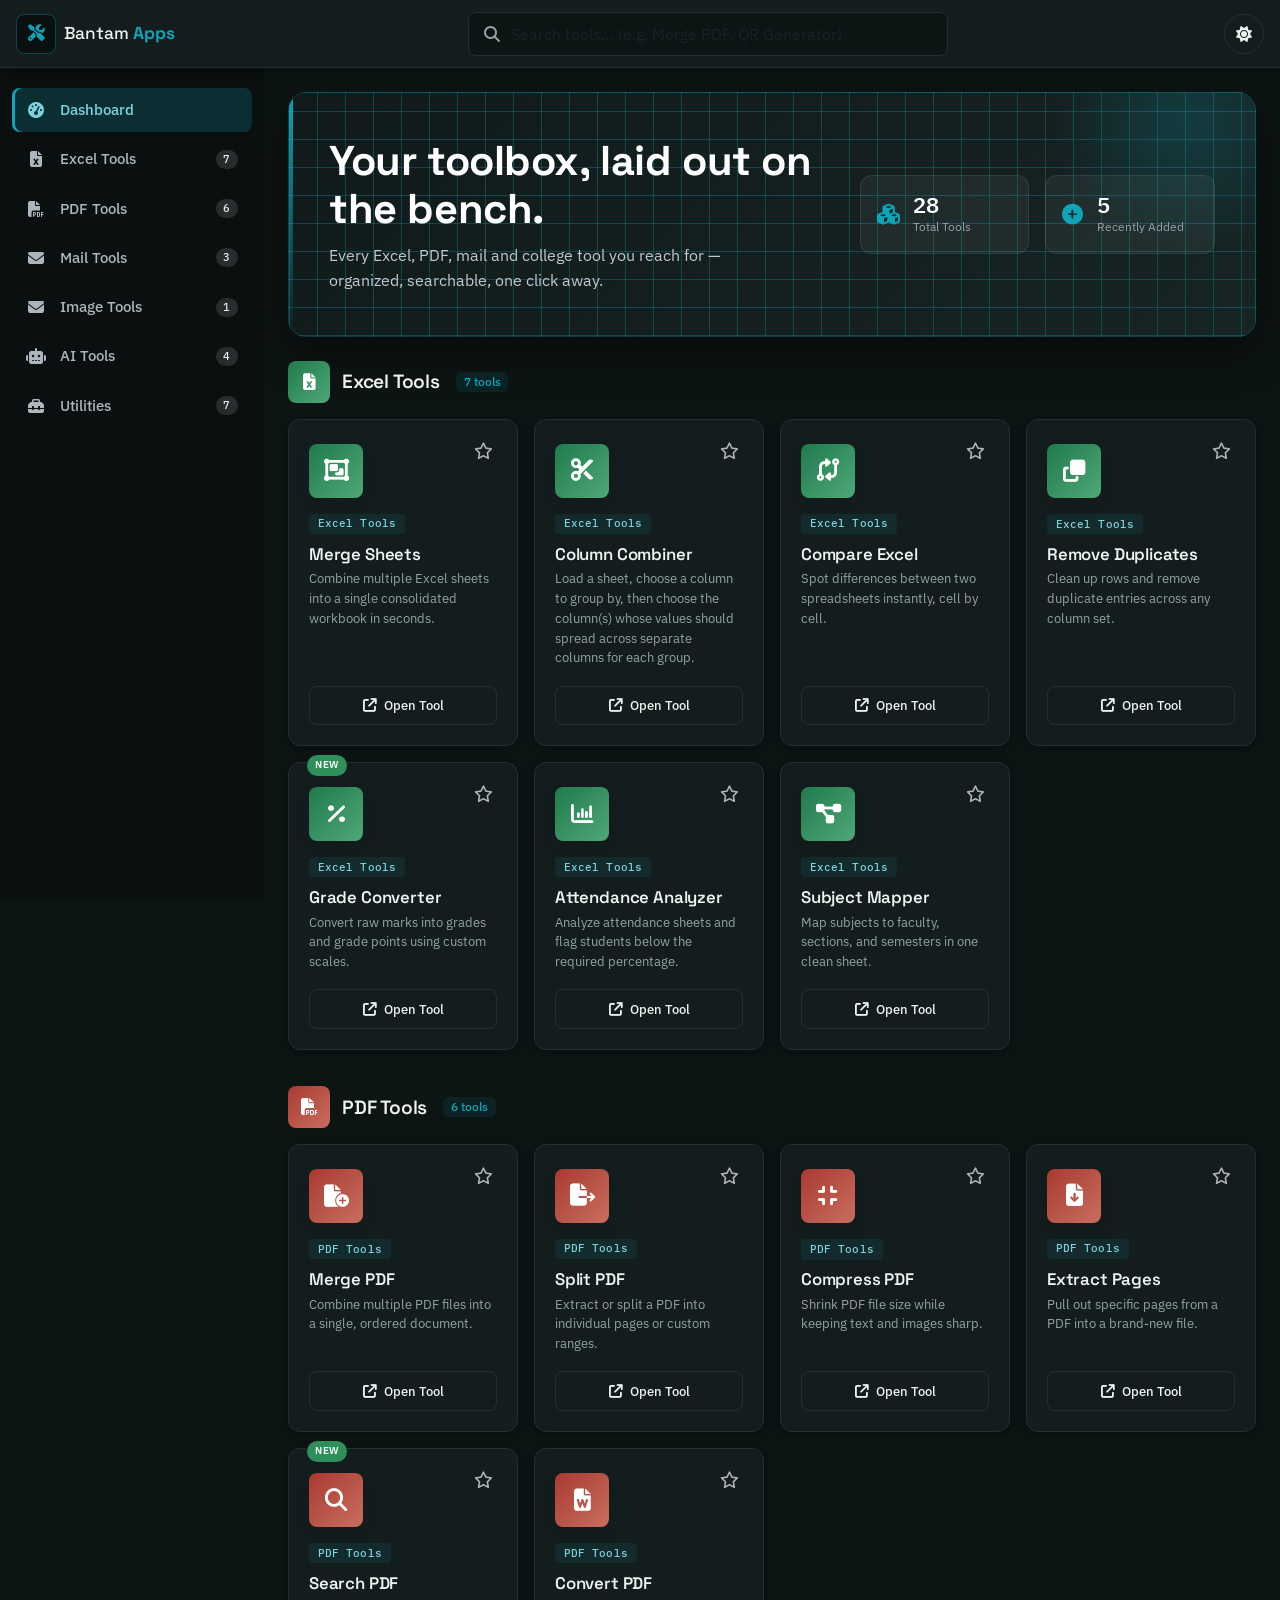
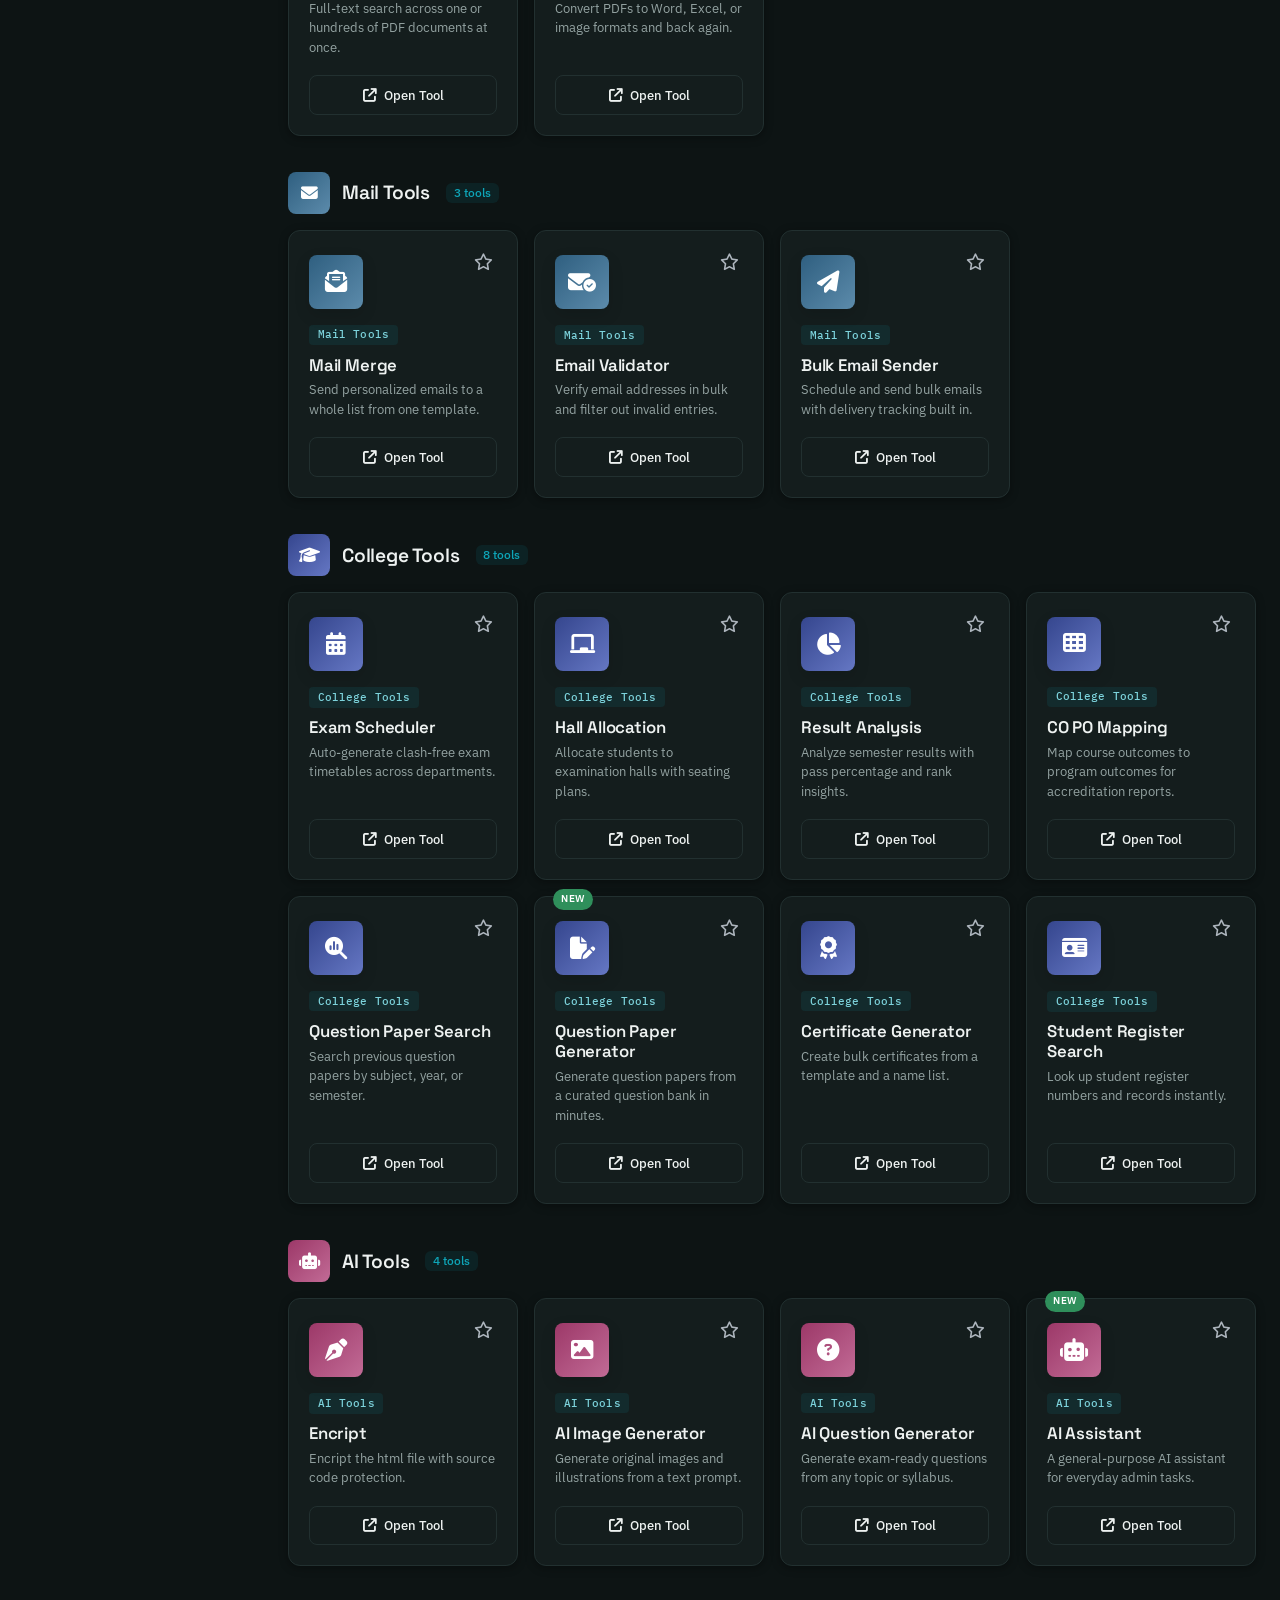
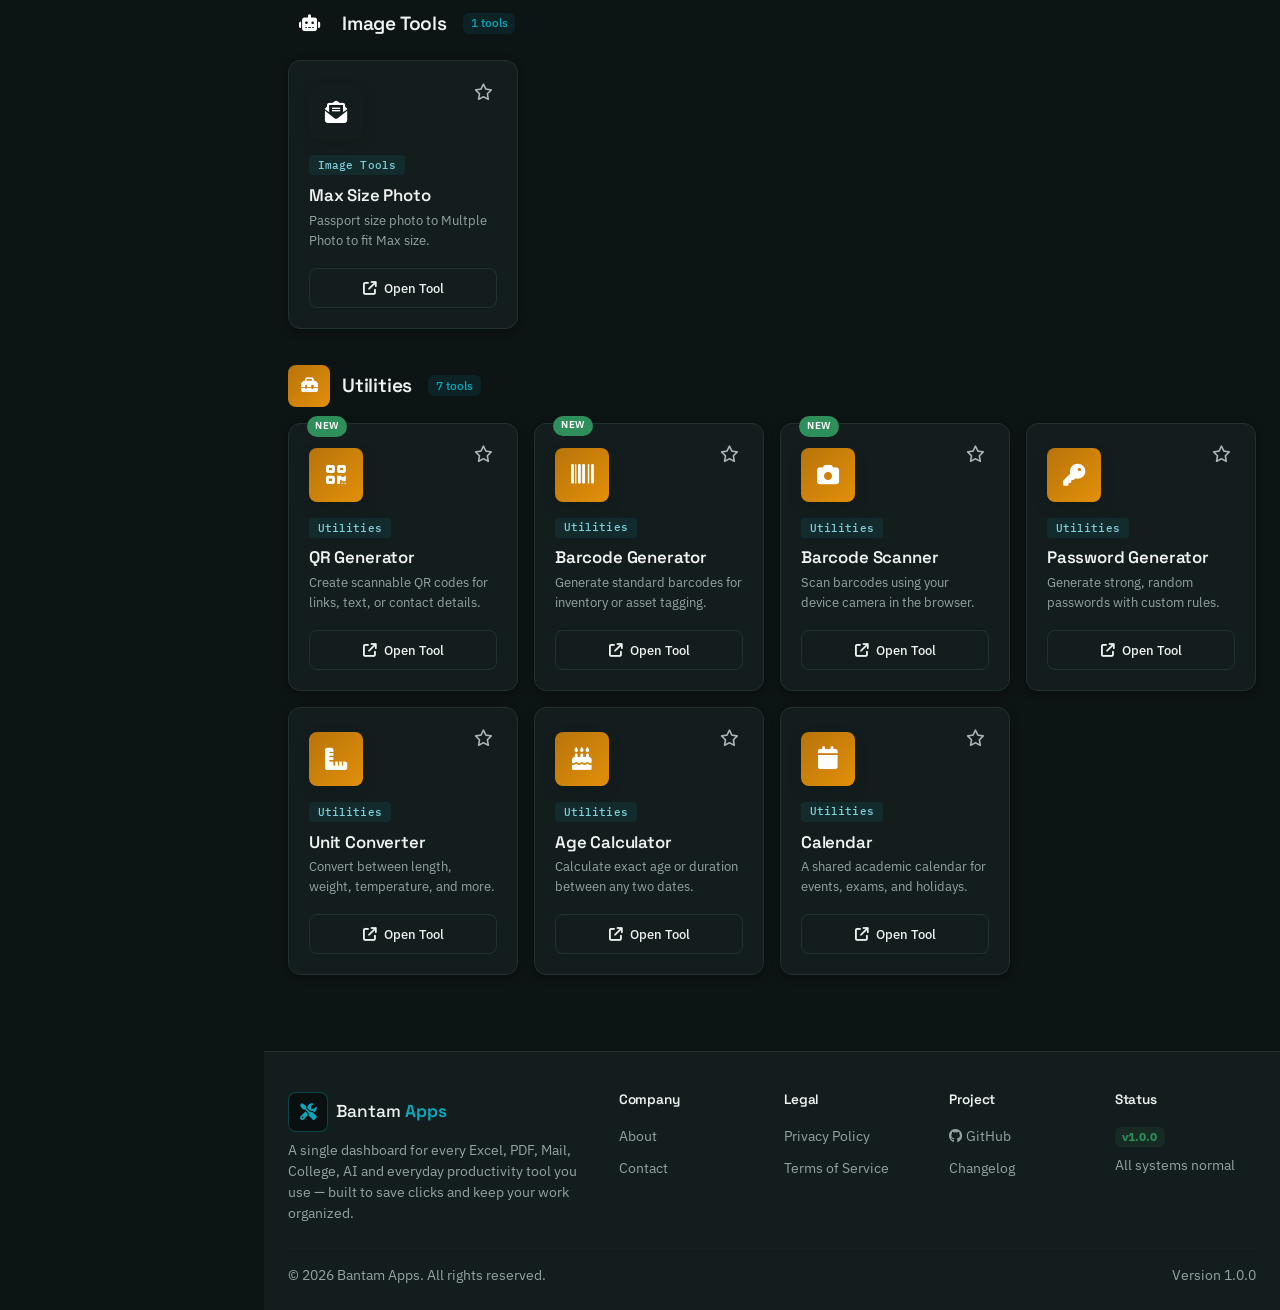
<file: index.html>
<!DOCTYPE html>
<html lang="en" data-theme="dark">
<head>
  <meta charset="UTF-8">
  <meta name="viewport" content="width=device-width, initial-scale=1.0">
  <title>Bantam Apps | All-in-One Productivity Dashboard</title>
  <meta name="description" content="Bantam Apps — a single dashboard for Excel, PDF, Mail, College, AI and everyday productivity tools. Search, favorite and launch every tool from one place.">
  <meta name="keywords" content="productivity tools, excel tools, pdf tools, college tools, ai tools, dashboard, bantam apps">
  <meta name="author" content="Bantam Apps">
  <meta name="theme-color" content="#101a1b">

  <!-- Open Graph -->
  <meta property="og:title" content="Bantam Apps | All-in-One Productivity Dashboard">
  <meta property="og:description" content="All your productivity tools in one place — Excel, PDF, Mail, College, AI and Utilities.">
  <meta property="og:type" content="website">

  <!-- Favicon (inline SVG, no external asset needed) -->
  <link rel="icon" href="data:image/svg+xml,%3Csvg xmlns='http://www.w3.org/2000/svg' viewBox='0 0 24 24' fill='%230EA5B8'%3E%3Cpath d='M12 2 2 7l10 5 10-5-10-5Zm0 7L2 14l10 5 10-5-10-5Z'/%3E%3C/svg%3E">

  <!-- Google Fonts: Space Grotesk (display), IBM Plex Sans (body), IBM Plex Mono (data/labels) -->
  <link rel="preconnect" href="https://fonts.googleapis.com">
  <link rel="preconnect" href="https://fonts.gstatic.com" crossorigin>
  <link href="https://fonts.googleapis.com/css2?family=Space+Grotesk:wght@500;600;700&family=IBM+Plex+Sans:wght@400;500;600;700&family=IBM+Plex+Mono:wght@500;600&display=swap" rel="stylesheet">

  <!-- Bootstrap 5.3 CSS -->
  <link href="https://cdn.jsdelivr.net/npm/bootstrap@5.3.3/dist/css/bootstrap.min.css" rel="stylesheet">

  <!-- Font Awesome 6 -->
  <link rel="stylesheet" href="https://cdnjs.cloudflare.com/ajax/libs/font-awesome/6.5.2/css/all.min.css">

  <!-- Custom Styles -->
  <link rel="stylesheet" href="style.css">
</head>
<body>

  <!-- ============ SKIP LINK (Accessibility) ============ -->
  <a class="skip-link" href="#mainContent">Skip to main content</a>

  <!-- ============ LOADING SPINNER (Page load) ============ -->
  <div id="pageLoader" class="page-loader" aria-hidden="true">
    <div class="loader-ring" role="status" aria-label="Loading Bantam Apps">
      <span class="visually-hidden">Loading…</span>
    </div>
  </div>

  <!-- ============ TOP NAVBAR ============ -->
  <header class="topbar navbar navbar-expand sticky-top" role="banner">
    <div class="container-fluid px-2 px-md-3">

      <!-- Mobile sidebar toggle -->
      <button class="btn btn-icon d-lg-none me-1" id="sidebarToggleBtn" type="button"
              aria-label="Toggle sidebar navigation" aria-controls="sidebar" aria-expanded="false">
        <i class="fa-solid fa-bars"></i>
      </button>

      <!-- Logo -->
      <a class="navbar-brand d-flex align-items-center gap-2 me-2 me-md-4" href="#mainContent">
        <span class="brand-logo">
          <i class="fa-solid fa-screwdriver-wrench"></i>
        </span>
        <span class="brand-text d-none d-sm-inline">Bantam <strong>Apps</strong></span>
      </a>

      <!-- Search box (center) -->
      <div class="topbar-search flex-grow-1 mx-auto position-relative" role="search">
        <i class="fa-solid fa-magnifying-glass search-icon" aria-hidden="true"></i>
        <input type="search" id="globalSearch" class="form-control" placeholder="Search tools… (e.g. Merge PDF, QR Generator)"
               autocomplete="off" aria-describedby="searchHint">
        <span id="searchHint" class="visually-hidden">Type to see matching tools as suggestions</span>
        <div id="searchSuggestions" class="search-suggestions shadow" role="listbox" aria-label="Search suggestions"></div>
      </div>

      <!-- Right icons -->
      <div class="d-flex align-items-center gap-1 gap-md-2 ms-2">

        <!-- Dark / Light mode toggle -->
        <button class="btn btn-icon" id="themeToggleBtn" type="button" aria-label="Toggle dark and light mode" aria-pressed="false">
          <i class="fa-solid fa-moon" id="themeIcon"></i>
        </button>
      </div>
    </div>
  </header>

  <div class="app-shell">

    <!-- ============ SIDEBAR OVERLAY (mobile) ============ -->
    <div class="sidebar-overlay" id="sidebarOverlay"></div>

    <!-- ============ SIDEBAR ============ -->
    <aside class="sidebar" id="sidebar" aria-label="Primary sidebar navigation">
      <nav class="sidebar-nav">
        <ul class="nav flex-column" id="sidebarNav">
          <li class="nav-item">
            <a class="nav-link active" href="#mainContent" data-section="dashboard">
              <i class="fa-solid fa-gauge-high"></i><span>Dashboard</span>
            </a>
          </li>
          <li class="nav-item">
            <a class="nav-link" href="#cat-excel" data-section="excel">
              <i class="fa-solid fa-file-excel"></i><span>Excel Tools</span>
              <span class="badge rounded-pill sidebar-badge">7</span>
            </a>
          </li>
          <li class="nav-item">
            <a class="nav-link" href="#cat-pdf" data-section="pdf">
              <i class="fa-solid fa-file-pdf"></i><span>PDF Tools</span>
              <span class="badge rounded-pill sidebar-badge">6</span>
            </a>
          </li>
          <li class="nav-item">
            <a class="nav-link" href="#cat-mail" data-section="mail">
              <i class="fa-solid fa-envelope"></i><span>Mail Tools</span>
              <span class="badge rounded-pill sidebar-badge">3</span>
            </a>
          </li>
	<li class="nav-item">
            <a class="nav-link" href="#cat-image" data-section="image">
              <i class="fa-solid fa-envelope"></i><span>Image Tools</span>
              <span class="badge rounded-pill sidebar-badge">1</span>
            </a>
          </li>
        
          <li class="nav-item">
            <a class="nav-link" href="#cat-ai" data-section="ai">
              <i class="fa-solid fa-robot"></i><span>AI Tools</span>
              <span class="badge rounded-pill sidebar-badge">4</span>
            </a>
          </li>
          <li class="nav-item">
            <a class="nav-link" href="#cat-utilities" data-section="utilities">
              <i class="fa-solid fa-toolbox"></i><span>Utilities</span>
              <span class="badge rounded-pill sidebar-badge">7</span>
            </a>
          </li>
        </ul>
      </nav>
    </aside>

    <!-- ============ MAIN CONTENT ============ -->
    <main class="main-content" id="mainContent">
      <div class="container-fluid px-3 px-md-4 py-4">

     

        <!-- ============ HERO SECTION ============ -->
        <section class="hero-card mb-4 fade-in-up">
          <div class="row align-items-center g-4">
            <div class="col-lg-7">
              <h1 class="hero-title">Your toolbox, laid out on the bench.</h1>
              <p class="hero-subtitle">Every Excel, PDF, mail and college tool you reach for — organized, searchable, one click away.</p>
            </div>
            <div class="col-lg-5">
              <div class="row g-3">
                <div class="col-6">
                  <div class="hero-mini-stat">
                    <i class="fa-solid fa-cubes"></i>
                    <div>
                      <h3 class="counter" data-target="28">0</h3>
                      <p>Total Tools</p>
                    </div>
                  </div>
                </div>
                <div class="col-6">
                  <div class="hero-mini-stat">
                    <i class="fa-solid fa-circle-plus"></i>
                    <div>
                      <h3 class="counter" data-target="5">0</h3>
                      <p>Recently Added</p>
                    </div>
                  </div>
                </div>
                
               
              </div>
            </div>
          </div>
        </section>

        <!-- ============ TOOL CATEGORY SECTIONS (rendered by JS) ============ -->
        <div id="toolCategoriesContainer"><!-- injected by script.js --></div>

      </div>

      <!-- ============ FOOTER ============ -->
      <footer class="app-footer">
        <div class="container-fluid px-3 px-md-4">
          <div class="row gy-4">
            <div class="col-lg-4">
              <a class="navbar-brand d-flex align-items-center gap-2 mb-2" href="#mainContent">
                <span class="brand-logo"><i class="fa-solid fa-screwdriver-wrench"></i></span>
                <span class="brand-text">Bantam <strong>Apps</strong></span>
              </a>
              <p class="text-muted-light small mb-0">A single dashboard for every Excel, PDF, Mail, College, AI and everyday productivity tool you use — built to save clicks and keep your work organized.</p>
            </div>
            <div class="col-6 col-lg-2">
              <h6 class="footer-heading">Company</h6>
              <ul class="list-unstyled footer-links">
                <li><a href="#">About</a></li>
                <li><a href="#">Contact</a></li>
              </ul>
            </div>
            <div class="col-6 col-lg-2">
              <h6 class="footer-heading">Legal</h6>
              <ul class="list-unstyled footer-links">
                <li><a href="#">Privacy Policy</a></li>
                <li><a href="#">Terms of Service</a></li>
              </ul>
            </div>
            <div class="col-6 col-lg-2">
              <h6 class="footer-heading">Project</h6>
              <ul class="list-unstyled footer-links">
                <li><a href="#"><i class="fa-brands fa-github me-1"></i>GitHub</a></li>
                <li><a href="#">Changelog</a></li>
              </ul>
            </div>
            <div class="col-6 col-lg-2">
              <h6 class="footer-heading">Status</h6>
              <ul class="list-unstyled footer-links">
                <li><span class="badge bg-success-soft text-success">v1.0.0</span></li>
                <li class="text-muted-light small">All systems normal</li>
              </ul>
            </div>
          </div>
          <hr class="footer-divider">
          <div class="d-flex flex-column flex-md-row justify-content-between align-items-center gap-2">
            <p class="mb-0 small text-muted-light">&copy; <span id="currentYear"></span> Bantam Apps. All rights reserved.</p>
            <p class="mb-0 small text-muted-light">Version 1.0.0</p>
          </div>
        </div>
      </footer>
    </main>
  </div>

  <!-- ============ BACK TO TOP BUTTON ============ -->
  <button id="backToTopBtn" class="back-to-top" aria-label="Back to top" title="Back to top">
    <i class="fa-solid fa-arrow-up"></i>
  </button>

  <!-- ============ TOOL DETAIL / LAUNCH MODAL ============ -->
  <div class="modal fade" id="toolModal" tabindex="-1" aria-labelledby="toolModalLabel" aria-hidden="true">
    <div class="modal-dialog modal-dialog-centered">
      <div class="modal-content">
        <div class="modal-header border-0">
          <h5 class="modal-title" id="toolModalLabel">Tool Name</h5>
          <button type="button" class="btn-close" data-bs-dismiss="modal" aria-label="Close"></button>
        </div>
        <div class="modal-body">
          <div class="d-flex align-items-center gap-3 mb-3">
            <div class="modal-tool-icon" id="modalToolIcon"><i class="fa-solid fa-star"></i></div>
            <div>
              <span class="badge category-badge" id="modalToolCategory">Category</span>
            </div>
          </div>
          <p class="text-muted-light" id="modalToolDesc">Description goes here.</p>
        </div>
        <div class="modal-footer border-0">
          <button type="button" class="btn btn-outline-secondary rounded-pill" data-bs-dismiss="modal">Close</button>
          <button type="button" class="btn btn-primary rounded-pill px-4" id="modalLaunchBtn">
            <i class="fa-solid fa-arrow-up-right-from-square me-2"></i>Open Tool
          </button>
        </div>
      </div>
    </div>
  </div>

  <!-- ============ SETTINGS MODAL ============ -->
  <div class="modal fade" id="settingsModal" tabindex="-1" aria-labelledby="settingsModalLabel" aria-hidden="true">
    <div class="modal-dialog modal-dialog-centered">
      <div class="modal-content">
        <div class="modal-header border-0">
          <h5 class="modal-title" id="settingsModalLabel"><i class="fa-solid fa-gear me-2"></i>Settings</h5>
          <button type="button" class="btn-close" data-bs-dismiss="modal" aria-label="Close"></button>
        </div>
        <div class="modal-body">
          <div class="d-flex justify-content-between align-items-center py-2">
            <span><i class="fa-solid fa-moon me-2"></i>Dark Mode</span>
            <div class="form-check form-switch">
              <input class="form-check-input" type="checkbox" id="settingsThemeSwitch" aria-label="Toggle dark mode">
            </div>
          </div>
          <div class="d-flex justify-content-between align-items-center py-2 border-top">
            <span><i class="fa-solid fa-star me-2"></i>Clear Favorites</span>
            <button class="btn btn-sm btn-outline-danger rounded-pill" id="clearFavoritesBtn">Clear</button>
          </div>
          <div class="d-flex justify-content-between align-items-center py-2 border-top">
            <span><i class="fa-solid fa-clock-rotate-left me-2"></i>Clear Recent History</span>
            <button class="btn btn-sm btn-outline-danger rounded-pill" id="clearRecentBtn">Clear</button>
          </div>
        </div>
      </div>
    </div>
  </div>

  <!-- ============ TOAST CONTAINER ============ -->
  <div class="toast-container position-fixed bottom-0 end-0 p-3" id="toastContainer" aria-live="polite" aria-atomic="true"></div>

  <!-- Tool Card Template (used by JS) -->
  <template id="toolCardTemplate">
    <div class="col-12 col-md-6 col-lg-3 tool-col">
      <div class="tool-card fade-in-up">
        <button class="fav-btn" aria-label="Toggle favorite" type="button">
          <i class="fa-regular fa-star"></i>
        </button>
        <div class="tool-icon"><i class="fa-solid"></i></div>
        <span class="badge category-badge"></span>
        <h5 class="tool-name"></h5>
        <p class="tool-desc"></p>
        <button class="btn btn-open-tool w-100" type="button">
          <i class="fa-solid fa-arrow-up-right-from-square me-2"></i>Open Tool
        </button>
      </div>
    </div>
  </template>

  <!-- Bootstrap 5.3 JS Bundle (includes Popper) -->
  <script src="https://cdn.jsdelivr.net/npm/bootstrap@5.3.3/dist/js/bootstrap.bundle.min.js"></script>
  <!-- Custom Script -->
  <script src="script.js"></script>
</body>
</html>
</file>
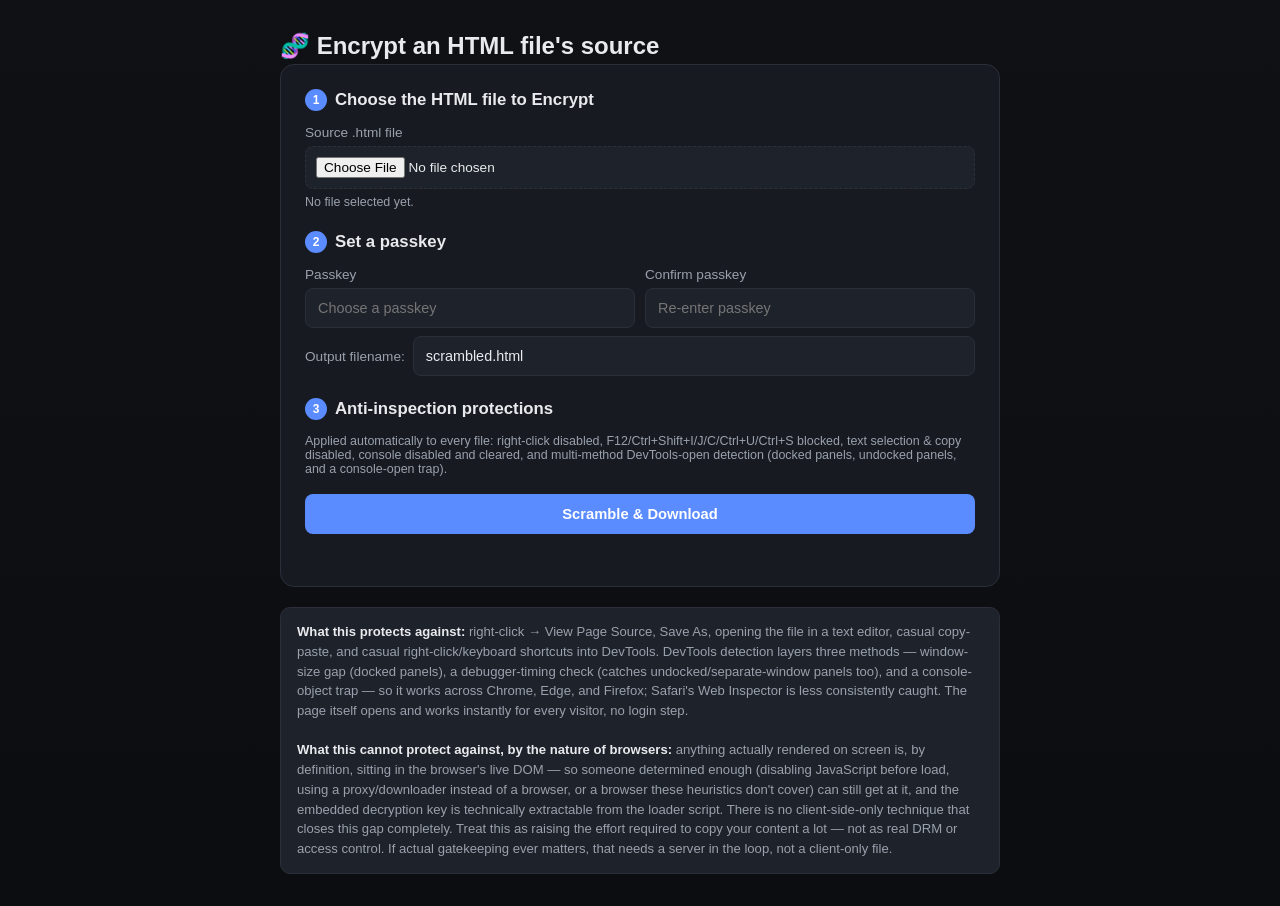
<file: Encript.html>
<!DOCTYPE html>
<html lang="en">
<head>
<meta charset="UTF-8">
<meta name="viewport" content="width=device-width, initial-scale=1.0">
<title>Encrypt HTML Source</title>
<style>
@charset "utf-8";
:root { --bg: #0f1115; --panel: #171a21; --panel2: #1e222b; --border: #2a2f3a; --text: #e8eaed; --muted: #9aa1ac; --accent: #5b8cff; --accent2: #3f6fe0; --good: #3ecf8e; --bad: #ff6b6b; }
* { box-sizing: border-box; }
body { margin: 0px; font-family: -apple-system, BlinkMacSystemFont, "Segoe UI", Roboto, Helvetica, Arial, sans-serif; background: linear-gradient(180deg,var(--bg),#0b0d11); color: var(--text); min-height: 100vh; padding: 32px 16px; }
.wrap { max-width: 720px; margin: 0px auto; }
h1 { font-size: 1.5rem; margin: 0px 0px 4px; }
.sub { color: var(--muted); margin: 0px 0px 28px; font-size: 0.95rem; }
.card { background: var(--panel); border: 1px solid var(--border); border-radius: 14px; padding: 24px; margin-bottom: 20px; }
.card h2 { font-size: 1.05rem; margin: 0px 0px 14px; display: flex; align-items: center; gap: 8px; }
.card h2 .n { width: 22px; height: 22px; border-radius: 50%; background: var(--accent); color: rgb(255, 255, 255); font-size: 0.75rem; display: inline-flex; align-items: center; justify-content: center; flex-shrink: 0; }
label { display: block; font-size: 0.85rem; color: var(--muted); margin: 14px 0px 6px; }
label:first-of-type { margin-top: 0px; }
input[type="file"] { width: 100%; padding: 10px; background: var(--panel2); border: 1px dashed var(--border); border-radius: 8px; color: var(--text); font-size: 0.85rem; }
input[type="password"], input[type="text"] { width: 100%; padding: 11px 12px; background: var(--panel2); border: 1px solid var(--border); border-radius: 8px; color: var(--text); font-size: 0.9rem; outline: none; }
input[type="password"]:focus, input[type="text"]:focus { border-color: var(--accent); }
.row { display: flex; gap: 10px; }
.row > div { flex: 1 1 0%; }
.hint { font-size: 0.78rem; color: var(--muted); margin-top: 6px; }
button { margin-top: 18px; width: 100%; padding: 12px 16px; border: none; border-radius: 8px; background: var(--accent); color: rgb(255, 255, 255); font-size: 0.92rem; font-weight: 600; cursor: pointer; transition: background 0.15s; }
button:hover { background: var(--accent2); }
button:disabled { background: rgb(58, 63, 74); cursor: not-allowed; }
.status { margin-top: 12px; font-size: 0.85rem; min-height: 1.2em; }
.status.good { color: var(--good); }
.status.bad { color: var(--bad); }
.filename-line { display: flex; gap: 8px; align-items: center; font-size: 0.85rem; color: var(--muted); margin-top: 8px; }
.filename-line input { flex: 1 1 0%; }
.note { background: var(--panel2); border: 1px solid var(--border); border-radius: 10px; padding: 14px 16px; font-size: 0.82rem; color: var(--muted); line-height: 1.5; }
.note b { color: var(--text); }
code { background: var(--panel2); padding: 1px 5px; border-radius: 4px; font-size: 0.85em; }
.chk { display: flex; align-items: center; gap: 8px; font-size: 0.85rem; color: var(--text); margin: 10px 0px 0px; cursor: pointer; }
.chk input { width: 16px; height: 16px; accent-color: var(--accent); flex-shrink: 0; }
</style>
</head>
<body>
<div class="wrap">
  <h1>🧬 Encrypt an HTML file's source</h1>


  <div class="card">
    <h2><span class="n">1</span> Choose the HTML file to Encrypt</h2>
    <label>Source .html file</label>
    <input type="file" id="fileInput" accept=".html,.htm,text/html">
    <div class="hint" id="fileHint">No file selected yet.</div>

    <h2 style="margin-top:22px;"><span class="n">2</span> Set a passkey</h2>
    <div class="row">
      <div>
        <label>Passkey</label>
        <input type="password" id="passkey" placeholder="Choose a passkey">
      </div>
      <div>
        <label>Confirm passkey</label>
        <input type="password" id="passkey2" placeholder="Re-enter passkey">
      </div>
    </div>
    

    <div class="filename-line">
      <span>Output filename:</span>
      <input type="text" id="outName" value="scrambled.html">
    </div>

    <h2 style="margin-top:22px;"><span class="n">3</span> Anti-inspection protections</h2>
    <div class="hint" style="margin-top:0;">
      Applied automatically to every file: right-click disabled, F12/Ctrl+Shift+I/J/C/Ctrl+U/Ctrl+S blocked, text selection &amp; copy disabled, console disabled and cleared, and multi-method DevTools-open detection (docked panels, undocked panels, and a console-open trap).
    </div>

    <button id="encryptBtn">Scramble &amp; Download</button>
    <div class="status" id="status"></div>
  </div>

  <div class="note">
    <b>What this protects against:</b> right-click → View Page Source, Save As, opening the file in a text editor, casual copy-paste, and casual right-click/keyboard shortcuts into DevTools. DevTools detection layers three methods — window-size gap (docked panels), a debugger-timing check (catches undocked/separate-window panels too), and a console-object trap — so it works across Chrome, Edge, and Firefox; Safari's Web Inspector is less consistently caught. The page itself opens and works instantly for every visitor, no login step.<br><br>
    <b>What this cannot protect against, by the nature of browsers:</b> anything actually rendered on screen is, by definition, sitting in the browser's live DOM — so someone determined enough (disabling JavaScript before load, using a proxy/downloader instead of a browser, or a browser these heuristics don't cover) can still get at it, and the embedded decryption key is technically extractable from the loader script. There is no client-side-only technique that closes this gap completely. Treat this as raising the effort required to copy your content a lot — not as real DRM or access control. If actual gatekeeping ever matters, that needs a server in the loop, not a client-only file.
  </div>
</div>

<script>
(function () {
  const fileInput = document.getElementById('fileInput');
  const fileHint = document.getElementById('fileHint');
  const passkey = document.getElementById('passkey');
  const passkey2 = document.getElementById('passkey2');
  const outName = document.getElementById('outName');
  const encryptBtn = document.getElementById('encryptBtn');
  const status = document.getElementById('status');

  let sourceText = null;
  let sourceName = '';

  fileInput.addEventListener('change', () => {
    const f = fileInput.files[0];
    if (!f) { fileHint.textContent = 'No file selected yet.'; sourceText = null; return; }
    sourceName = f.name;
    const reader = new FileReader();
    reader.onload = () => {
      sourceText = reader.result;
      fileHint.textContent = `${f.name} — ${(f.size / 1024).toFixed(1)} KB loaded.`;
      if (!outName.value || outName.value === 'scrambled.html') {
        outName.value = f.name.replace(/\.html?$/i, '') + '.scrambled.html';
      }
    };
    reader.onerror = () => { fileHint.textContent = 'Could not read that file.'; sourceText = null; };
    reader.readAsText(f);
  });

  function setStatus(msg, kind) {
    status.textContent = msg;
    status.className = 'status ' + (kind || '');
  }

  function bufToB64(buf) {
    const bytes = new Uint8Array(buf);
    let bin = '';
    for (let i = 0; i < bytes.length; i++) bin += String.fromCharCode(bytes[i]);
    return btoa(bin);
  }

  async function deriveKey(pass, salt) {
    const enc = new TextEncoder();
    const baseKey = await crypto.subtle.importKey('raw', enc.encode(pass), 'PBKDF2', false, ['deriveKey']);
    return crypto.subtle.deriveKey(
      { name: 'PBKDF2', salt, iterations: 200000, hash: 'SHA-256' },
      baseKey,
      { name: 'AES-GCM', length: 256 },
      true,
      ['encrypt', 'decrypt']
    );
  }

  encryptBtn.addEventListener('click', async () => {
    if (!sourceText) { setStatus('Choose an HTML file first.', 'bad'); return; }
    if (!passkey.value || passkey.value.length < 4) { setStatus('Passkey must be at least 4 characters.', 'bad'); return; }
    if (passkey.value !== passkey2.value) { setStatus('Passkeys do not match.', 'bad'); return; }
    if (!crypto.subtle) { setStatus('Web Crypto is unavailable in this context (try serving over http/https).', 'bad'); return; }

    encryptBtn.disabled = true;
    setStatus('Scrambling…', '');

    try {
      const salt = crypto.getRandomValues(new Uint8Array(16));
      const iv = crypto.getRandomValues(new Uint8Array(12));
      const key = await deriveKey(passkey.value, salt);
      const enc = new TextEncoder();
      const cipherBuf = await crypto.subtle.encrypt({ name: 'AES-GCM', iv }, key, enc.encode(sourceText));
      const rawKey = await crypto.subtle.exportKey('raw', key);

      const keyB64 = bufToB64(rawKey);
      const ivB64 = bufToB64(iv.buffer);
      const cipherB64 = bufToB64(cipherBuf);

      const loaderHtml = buildLoader(keyB64, ivB64, cipherB64);
      const blob = new Blob([loaderHtml], { type: 'text/html' });
      const url = URL.createObjectURL(blob);
      const a = document.createElement('a');
      a.href = url;
      a.download = outName.value.trim() || 'scrambled.html';
      document.body.appendChild(a);
      a.click();
      a.remove();
      setTimeout(() => URL.revokeObjectURL(url), 4000);

      setStatus(`Done — downloaded ${a.download}.`, 'good');
    } catch (err) {
      console.error(err);
      setStatus('Something went wrong: ' + err.message, 'bad');
    } finally {
      encryptBtn.disabled = false;
    }
  });

  // Builds the self-decrypting output file, with anti-inspection protections baked in.
  // Instead of overwriting the live document (which can trigger quirks-mode / layout
  // shifts), it decrypts, injects the protection script into the ORIGINAL markup, and
  // then navigates the browser to that markup as a fresh document via a Blob URL — the
  // same code path as opening the original file directly, so layout/alignment matches.
  function buildLoader(keyB64, ivB64, cipherB64) {
    return `<!DOCTYPE html>
<html><head><meta charset="UTF-8"><meta name="viewport" content="width=device-width, initial-scale=1.0">
<title>Loading…</title>
<style>html,body{margin:0;height:100%;background:#0b0d11;color:#9aa1ac;font-family:-apple-system,BlinkMacSystemFont,"Segoe UI",Roboto,Helvetica,Arial,sans-serif;display:flex;align-items:center;justify-content:center;font-size:0.9rem;user-select:none;}</style>
</head>
<body>
<div id="__loading">Loading…</div>
<script>
(function(){
  "use strict";
  var __k = "${keyB64}", __iv = "${ivB64}", __c = "${cipherB64}";
  var __detectTimer = null;

  function b64ToBuf(b64){
    var bin = atob(b64), bytes = new Uint8Array(bin.length);
    for (var i=0;i<bin.length;i++) bytes[i] = bin.charCodeAt(i);
    return bytes.buffer;
  }

  // Early protections while the loader itself is briefly visible.
  document.addEventListener('contextmenu', function(e){ e.preventDefault(); }, true);
  document.addEventListener('keydown', function(e){
    var k = e.key;
    var blocked =
      k === 'F12' ||
      ((e.ctrlKey || e.metaKey) && e.shiftKey && (k === 'I' || k === 'i' || k === 'J' || k === 'j' || k === 'C' || k === 'c')) ||
      ((e.ctrlKey || e.metaKey) && (k === 'U' || k === 'u' || k === 'S' || k === 's'));
    if (blocked) { e.preventDefault(); e.stopPropagation(); }
  }, true);

  // The protection script that gets injected into the decrypted markup itself,
  // so it keeps running in the real, freshly-navigated document.
  var PROTECTION_SRC = '(' + function(){
    "use strict";
    var __t = null;
    function init(){
      document.addEventListener('contextmenu', function(e){ e.preventDefault(); }, true);
      document.addEventListener('selectstart', function(e){ e.preventDefault(); }, true);
      document.addEventListener('copy', function(e){ e.preventDefault(); }, true);
      document.addEventListener('keydown', function(e){
        var k = e.key;
        var blocked =
          k === 'F12' ||
          ((e.ctrlKey || e.metaKey) && e.shiftKey && (k === 'I' || k === 'i' || k === 'J' || k === 'j' || k === 'C' || k === 'c')) ||
          ((e.ctrlKey || e.metaKey) && (k === 'U' || k === 'u' || k === 'S' || k === 's'));
        if (blocked) { e.preventDefault(); e.stopPropagation(); }
      }, true);
      try {
        ['log','warn','error','info','debug','table','dir'].forEach(function(m){ console[m] = function(){}; });
        setInterval(function(){ try{ console.clear(); }catch(e){} }, 1500);
      } catch(e){}
      if (__t) clearInterval(__t);
      __t = setInterval(function(){
        var threshold = 160;
        var widthGap = window.outerWidth - window.innerWidth > threshold;
        var heightGap = window.outerHeight - window.innerHeight > threshold;
        if (widthGap || heightGap) { trip(); return; }
        var t0 = performance.now();
        (function(){ debugger; })();
        if (performance.now() - t0 > 100) { trip(); return; }
        var trapped = false;
        var trap = { get id(){ trapped = true; return 1; } };
        console.log('%c', trap);
        if (trapped) { trip(); return; }
      }, 1000);
    }
    function trip(){
      if (__t) clearInterval(__t);
      document.documentElement.innerHTML =
        '<body style="margin:0;height:100vh;display:flex;align-items:center;justify-content:center;background:#0b0d11;color:#e8eaed;font-family:-apple-system,BlinkMacSystemFont,\\'Segoe UI\\',Roboto,Helvetica,Arial,sans-serif;font-size:1rem;">Developer tools detected.<' + '/body>';
    }
    if (document.readyState === 'loading') {
      document.addEventListener('DOMContentLoaded', init);
    } else {
      init();
    }
  }.toString() + ')();';

  function injectProtection(html){
    var tag = '<script>' + PROTECTION_SRC + '<' + '/script>';
    if (/<head[^>]*>/i.test(html)) return html.replace(/<head[^>]*>/i, function(m){ return m + tag; });
    if (/<html[^>]*>/i.test(html)) return html.replace(/<html[^>]*>/i, function(m){ return m + tag; });
    return tag + html;
  }

  async function decryptAndGo(){
    try {
      var keyBytes = b64ToBuf(__k);
      var ivBytes = b64ToBuf(__iv);
      var cipherBytes = b64ToBuf(__c);
      var key = await crypto.subtle.importKey('raw', keyBytes, 'AES-GCM', false, ['decrypt']);
      var plainBuf = await crypto.subtle.decrypt({ name: 'AES-GCM', iv: new Uint8Array(ivBytes) }, key, cipherBytes);
      var html = new TextDecoder().decode(plainBuf);
      var finalHtml = injectProtection(html);
      var blob = new Blob([finalHtml], { type: 'text/html' });
      var url = URL.createObjectURL(blob);
      location.replace(url);
    } catch (err) {
      var el = document.getElementById('__loading');
      if (el) el.textContent = 'Could not decrypt this file.';
    }
  }

  decryptAndGo();
})();
<\/script>
</body></html>`;
  }
})();
</script>
</body>
</html>
</file>
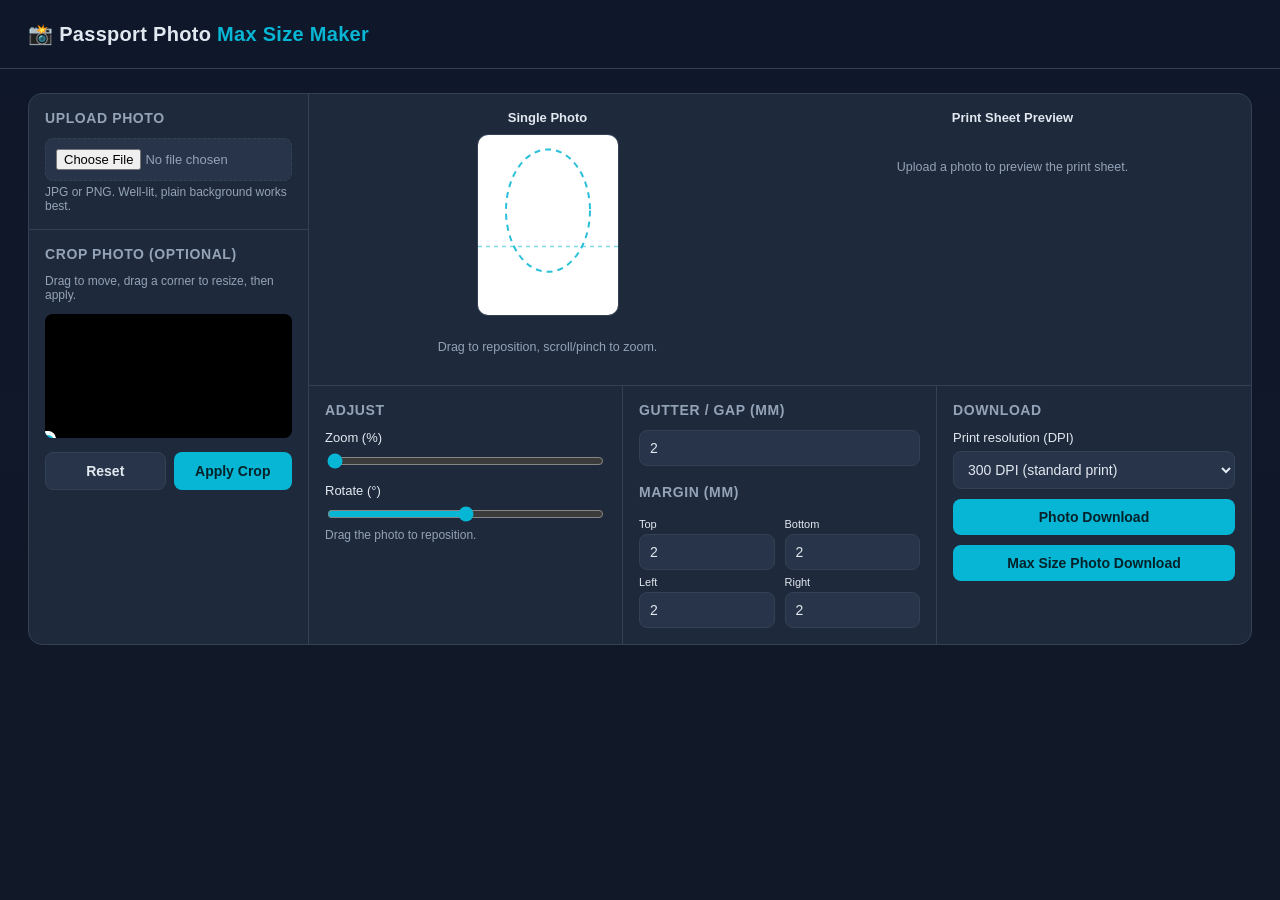
<file: max-photo.html>
<!DOCTYPE html>
<html lang="en">
<head>
<meta charset="UTF-8">
<meta name="viewport" content="width=device-width, initial-scale=1.0">
<title>Passport Photo Max Size Print Maker</title>
<style>
  :root{
    --bg:#0f172a; --panel:#1e293b; --panel2:#273449; --accent:#06b6d4; --accent2:#0891b2;
    --text:#e2e8f0; --muted:#94a3b8; --border:#334155; --danger:#ef4444; --ok:#22c55e;
  }
  *{box-sizing:border-box;}
  body{
    margin:0; font-family:-apple-system,BlinkMacSystemFont,"Segoe UI",Roboto,Arial,sans-serif;
    background:linear-gradient(180deg,#0f172a,#111827); color:var(--text); min-height:100vh;
  }
  header{
    padding:22px 28px; border-bottom:1px solid var(--border);
    display:flex; align-items:center; justify-content:space-between; flex-wrap:wrap; gap:10px;
  }
  header h1{margin:0; font-size:20px; font-weight:700; letter-spacing:.3px;}
  header h1 span{color:var(--accent);}
  header p{margin:4px 0 0; color:var(--muted); font-size:13px;}
  .wrap{
    padding:24px 28px 60px; max-width:1300px; margin:0 auto;
  }

  .layout-grid{
    display:grid;
    grid-template-columns:280px 1fr 1fr 1fr;
    grid-template-rows:auto auto auto;
    border:1px solid var(--border); border-radius:14px; overflow:hidden;
    background:var(--panel);
  }
  .cell{ padding:16px; min-width:0; }
  .cell h2{margin:0 0 12px; font-size:14px; text-transform:uppercase; letter-spacing:.6px; color:var(--muted);}

  .cell-upload{
    grid-column:1; grid-row:1;
    border-right:1px solid var(--border);
    border-bottom:1px solid var(--border);
  }
  .cell-crop{
    grid-column:1; grid-row:2 / 4;
    border-right:1px solid var(--border);
  }
  .cell-preview{
    grid-column:2 / 5; grid-row:1 / 3;
    border-bottom:1px solid var(--border);
    align-self:start;
  }
  .cell-adjust{
    grid-column:2; grid-row:3;
    border-right:1px solid var(--border);
  }
  .cell-margins{
    grid-column:3; grid-row:3;
    border-right:1px solid var(--border);
  }
  .cell-download{
    grid-column:4; grid-row:3;
  }

  @media (max-width:1000px){
    .layout-grid{ grid-template-columns:1fr 1fr; }
    .cell-upload{ grid-column:1 / 3; grid-row:1; border-right:none; }
    .cell-crop{ grid-column:1 / 3; grid-row:2; border-right:none; border-bottom:1px solid var(--border); }
    .cell-preview{ grid-column:1 / 3; grid-row:3; }
    .cell-adjust{ grid-column:1; grid-row:4; }
    .cell-margins{ grid-column:2; grid-row:4; border-right:none; }
    .cell-download{ grid-column:1 / 3; grid-row:5; border-top:1px solid var(--border); }
  }
  @media (max-width:560px){
    .layout-grid{ grid-template-columns:1fr; }
    .cell-upload{ border-right:none; }
    .cell-adjust{ grid-column:1; grid-row:4; border-right:none; border-bottom:1px solid var(--border); }
    .cell-margins{ grid-column:1; grid-row:5; border-bottom:1px solid var(--border); }
    .cell-download{ grid-column:1; grid-row:6; border-top:none; }
  }

  label{display:block; font-size:13px; margin:12px 0 6px; color:var(--text);}
  select, input[type=number]{
    width:100%; padding:9px 10px; background:var(--panel2); border:1px solid var(--border);
    color:var(--text); border-radius:8px; font-size:14px;
  }
  .row{display:flex; gap:10px;}
  .row > div{flex:1;}

  input[type=file]{
    display:block; width:100%; padding:10px; background:var(--panel2); border:1px dashed var(--border);
    border-radius:8px; color:var(--muted); font-size:13px; cursor:pointer;
  }

  .slider-row{display:flex; align-items:center; gap:10px;}
  input[type=range]{flex:1; accent-color:var(--accent);}
  .num-input{
    width:64px; flex:none; padding:7px 8px; background:var(--panel2); border:1px solid var(--border);
    color:var(--text); border-radius:8px; font-size:13px; text-align:center;
  }

  button{
    cursor:pointer; border:none; border-radius:8px; padding:10px 14px; font-size:14px; font-weight:600;
    transition:transform .05s ease, background .15s ease;
  }
  button:active{transform:scale(.97);}
  .btn-primary{background:var(--accent); color:#03222a; width:100%;}
  .btn-primary:hover{background:var(--accent2);}
  .btn-secondary{background:var(--panel2); color:var(--text); border:1px solid var(--border); width:100%;}
  .btn-secondary:hover{background:#2f3e58;}
  .btn-row{display:flex; gap:8px; margin-top:10px;}
  .btn-row button{flex:1;}

  .preview-split{
    display:flex; gap:20px; align-items:flex-start; justify-content:center; flex-wrap:wrap;
  }
  .preview-half{
    display:flex; flex-direction:column; align-items:center; gap:10px; flex:1; min-width:220px;
  }
  .preview-label{
    font-size:13px; font-weight:600; color:var(--text);
  }
  .stage{
    position:relative; touch-action:none; background:repeating-conic-gradient(#20293c 0% 25%, #1a2234 0% 50%) 50%/16px 16px;
    border-radius:10px; overflow:hidden; box-shadow:0 0 0 1px var(--border);
  }
  .stage canvas{display:block; cursor:grab;}
  .stage canvas:active{cursor:grabbing;}
  .guide-overlay{position:absolute; inset:0; pointer-events:none;}

  .info{
    font-size:12.5px; color:var(--muted); text-align:center; max-width:340px; line-height:1.5;
  }
  .hint{
    font-size:12px; color:var(--muted); margin-top:4px;
  }

  .sheet-preview{margin-top:0;}
  .sheet-preview canvas{
    border-radius:8px; box-shadow:0 0 0 1px var(--border); background:#fff;
  }

  .badge{
    display:inline-block; font-size:11px; padding:2px 8px; border-radius:20px;
    background:rgba(34,197,94,.15); color:var(--ok); margin-left:6px;
  }

  .crop-stage{
    position:relative; display:inline-block; margin-top:4px; user-select:none;
    border-radius:8px; overflow:hidden; background:#000; max-width:100%; line-height:0;
  }
  .crop-stage canvas{display:block; max-width:100%; height:auto;}
  .crop-box{
    position:absolute; border:2px solid var(--accent);
    box-shadow:0 0 0 2000px rgba(0,0,0,.5); cursor:move; touch-action:none;
  }
  .crop-handle{
    position:absolute; width:16px; height:16px; background:var(--accent);
    border:2px solid #fff; border-radius:50%; touch-action:none;
  }
  .crop-handle[data-h="nw"]{ left:-9px; top:-9px; cursor:nwse-resize; }
  .crop-handle[data-h="ne"]{ right:-9px; top:-9px; cursor:nesw-resize; }
  .crop-handle[data-h="sw"]{ left:-9px; bottom:-9px; cursor:nesw-resize; }
  .crop-handle[data-h="se"]{ right:-9px; bottom:-9px; cursor:nwse-resize; }

  footer{text-align:center; color:var(--muted); font-size:12px; padding:20px; border-top:1px solid var(--border);}
</style>
</head>
<body>

<header>
  <div>
    <h1>📸 Passport Photo <span>Max Size Maker</span></h1>
  </div>
</header>

<div class="wrap">
  <div class="layout-grid">

    <div class="cell cell-upload">
      <h2>Upload Photo</h2>
      <input type="file" id="fileInput" accept="image/*">
      <div class="hint">JPG or PNG. Well-lit, plain background works best.</div>
    </div>

    <div class="cell cell-crop">
      <h2>Crop Photo (optional)</h2>
      <div class="hint" style="margin-bottom:8px;">Drag to move, drag a corner to resize, then apply.</div>
      <div class="crop-stage" id="cropStage">
        <canvas id="cropCanvas"></canvas>
        <div class="crop-box" id="cropBox">
          <div class="crop-handle" data-h="nw"></div>
          <div class="crop-handle" data-h="ne"></div>
          <div class="crop-handle" data-h="sw"></div>
          <div class="crop-handle" data-h="se"></div>
        </div>
      </div>
      <div class="btn-row">
        <button class="btn-secondary" id="resetCropBtn">Reset</button>
        <button class="btn-primary" id="applyCropBtn">Apply Crop</button>
      </div>
    </div>

    <div class="cell cell-preview">
      <div class="preview-split">
        <div class="preview-half">
          <div class="preview-label">Single Photo</div>
          <div class="stage" id="stage">
            <canvas id="photoCanvas"></canvas>
            <svg class="guide-overlay" id="guideOverlay"></svg>
          </div>
          <p class="info">Drag to reposition, scroll/pinch to zoom.</p>
        </div>

        <div class="preview-half">
          <div class="preview-label">Print Sheet Preview</div>
          <div class="sheet-preview">
            <canvas id="sheetCanvas" style="display:none;"></canvas>
          </div>
          <p class="info" id="sheetInfo"></p>
        </div>
      </div>
    </div>

    <div class="cell cell-adjust">
      <h2>Adjust</h2>
      <label>Zoom (%)</label>
      <div class="slider-row">
        <input type="range" id="zoom" min="100" max="400" value="100">
      </div>
      <label>Rotate (°)</label>
      <div class="slider-row">
        <input type="range" id="rotate" min="-180" max="180" value="0">
      </div>
      <div class="hint">Drag the photo to reposition.</div>
    </div>

    <div class="cell cell-margins">
      <h2>Gutter / Gap (mm)</h2>

      <input type="number" id="gutterMM" value="2" min="0" max="20" step="0.5">

	<br><br>
      <h2>Margin (mm)</h2>

      <div class="row">
        <div>
          <label for="marginTop" style="font-size:11px; margin:6px 0 4px;">Top</label>
          <input type="number" id="marginTop" value="2" min="0" max="30" step="0.5">
        </div>
        <div>
          <label for="marginBottom" style="font-size:11px; margin:6px 0 4px;">Bottom</label>
          <input type="number" id="marginBottom" value="2" min="0" max="30" step="0.5">
        </div>
      </div>
      <div class="row">
        <div>
          <label for="marginLeft" style="font-size:11px; margin:6px 0 4px;">Left</label>
          <input type="number" id="marginLeft" value="2" min="0" max="30" step="0.5">
        </div>
        <div>
          <label for="marginRight" style="font-size:11px; margin:6px 0 4px;">Right</label>
          <input type="number" id="marginRight" value="2" min="0" max="30" step="0.5">
        </div>
      </div>
    </div>

    <div class="cell cell-download">
      <h2>Download</h2>
      <label for="dpi">Print resolution (DPI)</label>
      <select id="dpi">
        <option value="300" selected>300 DPI (standard print)</option>
        <option value="600">600 DPI (high quality)</option>
      </select>

      <div class="btn-row">
        <button class="btn-primary" id="downloadSingle">Photo Download</button>
      </div>
      <div class="btn-row">
        <button class="btn-primary" id="downloadSheet">Max Size Photo Download</button>
      </div>
    </div>

  </div>
</div>


<script>
(function(){
  // ---------- Fixed photo size ----------
  const PHOTO_SIZE_MM = {w:35, h:45};

  function currentSizeMM(){
    return PHOTO_SIZE_MM;
  }

  function mmToPx(mm, dpi){ return Math.round(mm/25.4*dpi); }

  // ---------- State ----------
  let img = null;
  let imgLoaded = false;
  let originalImgSrc = null;
  let offsetX = 0, offsetY = 0; // pan in canvas px
  let zoomPct = 100;
  let rotateDeg = 0;
  let bgColor = "#ffffff";
  let dragging = false, lastX=0, lastY=0;

  const canvas = document.getElementById('photoCanvas');
  const ctx = canvas.getContext('2d');
  const guideOverlay = document.getElementById('guideOverlay');
  const stage = document.getElementById('stage');

  const PREVIEW_DPI = 96; // just for on-screen editing canvas
  const PREVIEW_SCALE = 4; // render preview canvas bigger than mm for crisper drag, then export at real DPI

  function getPreviewPxSize(){
    const mm = currentSizeMM();
    const w = Math.round(mm.w * PREVIEW_SCALE);
    const h = Math.round(mm.h * PREVIEW_SCALE);
    return {w,h};
  }

  function resizeStage(){
    const {w,h} = getPreviewPxSize();
    canvas.width = w; canvas.height = h;
    canvas.style.width = w+"px"; canvas.style.height = h+"px";
    stage.style.width = w+"px"; stage.style.height = h+"px";
    guideOverlay.setAttribute('viewBox', `0 0 ${w} ${h}`);
    guideOverlay.style.width = w+"px";
    guideOverlay.style.height = h+"px";
    drawGuide(w,h);
    draw();
  }

  function drawGuide(w,h){
    // oval face guide roughly centered, sized proportionally
    const cx = w/2, cy = h*0.42;
    const rx = w*0.30, ry = h*0.34;
    guideOverlay.innerHTML = `
      <ellipse cx="${cx}" cy="${cy}" rx="${rx}" ry="${ry}"
        fill="none" stroke="rgba(6,182,212,0.85)" stroke-width="2" stroke-dasharray="6 5"/>
      <line x1="0" y1="${h*0.62}" x2="${w}" y2="${h*0.62}" stroke="rgba(6,182,212,0.5)" stroke-width="1.5" stroke-dasharray="4 4"/>
    `;
  }

  function draw(){
    ctx.save();
    ctx.fillStyle = bgColor;
    ctx.fillRect(0,0,canvas.width,canvas.height);

    if(imgLoaded){
      const cw = canvas.width, ch = canvas.height;
      // base scale = cover the canvas
      const baseScale = Math.max(cw/img.width, ch/img.height);
      const scale = baseScale * (zoomPct/100);
      const drawW = img.width*scale;
      const drawH = img.height*scale;

      ctx.translate(cw/2 + offsetX, ch/2 + offsetY);
      ctx.rotate(rotateDeg*Math.PI/180);
      ctx.drawImage(img, -drawW/2, -drawH/2, drawW, drawH);
    }
    ctx.restore();
  }

  // ---------- File load ----------
  document.getElementById('fileInput').addEventListener('change', function(e){
    const file = e.target.files[0];
    if(!file) return;
    const reader = new FileReader();
    reader.onload = function(ev){
      const image = new Image();
      image.onload = function(){
        img = image;
        originalImgSrc = ev.target.result;
        imgLoaded = true;
        offsetX = 0; offsetY = 0;
        setZoom(100);
        setRotate(0);
        draw();
        initCropTool();
        renderSheetPreview();
      };
      image.src = ev.target.result;
    };
    reader.readAsDataURL(file);
  });

  // ---------- Crop tool ----------
  const cropStage = document.getElementById('cropStage');
  const cropCanvas = document.getElementById('cropCanvas');
  const cropCtx = cropCanvas.getContext('2d');
  const cropBox = document.getElementById('cropBox');
  const CROP_MAX_W = 300;

  let cropDisplayW = 0, cropDisplayH = 0, cropScale = 1;
  // box stored in displayed-canvas pixel space
  let box = {x:0, y:0, w:0, h:0};
  let cropDrag = null; // {mode:'move'|'nw'|'ne'|'sw'|'se', startX, startY, startBox}

  function initCropTool(){
    if(!imgLoaded) return;
    cropScale = Math.min(CROP_MAX_W / img.width, CROP_MAX_W / img.height, 1);
    cropDisplayW = Math.round(img.width * cropScale);
    cropDisplayH = Math.round(img.height * cropScale);
    cropCanvas.width = cropDisplayW;
    cropCanvas.height = cropDisplayH;
    cropStage.style.width = cropDisplayW + 'px';
    cropStage.style.height = cropDisplayH + 'px';
    cropCtx.drawImage(img, 0, 0, cropDisplayW, cropDisplayH);
    resetCropBox();
  }

  function resetCropBox(){
    box = {x:0, y:0, w:cropDisplayW, h:cropDisplayH};
    renderCropBox();
  }

  function renderCropBox(){
    cropBox.style.left = box.x + 'px';
    cropBox.style.top = box.y + 'px';
    cropBox.style.width = box.w + 'px';
    cropBox.style.height = box.h + 'px';
  }

  function clampBox(){
    box.w = Math.max(20, Math.min(box.w, cropDisplayW));
    box.h = Math.max(20, Math.min(box.h, cropDisplayH));
    box.x = Math.max(0, Math.min(box.x, cropDisplayW - box.w));
    box.y = Math.max(0, Math.min(box.y, cropDisplayH - box.h));
  }

  cropBox.addEventListener('pointerdown', function(e){
    if(e.target.classList.contains('crop-handle')) return; // handled separately
    cropDrag = {mode:'move', startX:e.clientX, startY:e.clientY, startBox:{...box}};
    cropBox.setPointerCapture(e.pointerId);
    e.stopPropagation();
  });

  cropBox.querySelectorAll('.crop-handle').forEach(h=>{
    h.addEventListener('pointerdown', function(e){
      cropDrag = {mode:h.dataset.h, startX:e.clientX, startY:e.clientY, startBox:{...box}};
      h.setPointerCapture(e.pointerId);
      e.stopPropagation();
    });
  });

  cropStage.addEventListener('pointermove', function(e){
    if(!cropDrag) return;
    const dx = e.clientX - cropDrag.startX;
    const dy = e.clientY - cropDrag.startY;
    const sb = cropDrag.startBox;

    if(cropDrag.mode === 'move'){
      box.x = sb.x + dx; box.y = sb.y + dy; box.w = sb.w; box.h = sb.h;
    } else {
      let {x,y,w,h} = sb;
      if(cropDrag.mode.includes('n')){ y = sb.y + dy; h = sb.h - dy; }
      if(cropDrag.mode.includes('s')){ h = sb.h + dy; }
      if(cropDrag.mode.includes('w')){ x = sb.x + dx; w = sb.w - dx; }
      if(cropDrag.mode.includes('e')){ w = sb.w + dx; }
      if(w > 20 && h > 20){ box = {x,y,w,h}; }
    }
    clampBox();
    renderCropBox();
  });
  cropStage.addEventListener('pointerup', function(){ cropDrag = null; });
  cropStage.addEventListener('pointerleave', function(){ cropDrag = null; });

  document.getElementById('resetCropBtn').addEventListener('click', resetCropBox);

  document.getElementById('applyCropBtn').addEventListener('click', function(){
    if(!imgLoaded) return;
    // convert display-space box back to natural image pixels
    const sx = box.x / cropScale;
    const sy = box.y / cropScale;
    const sw = box.w / cropScale;
    const sh = box.h / cropScale;

    const out = document.createElement('canvas');
    out.width = Math.round(sw);
    out.height = Math.round(sh);
    const octx = out.getContext('2d');
    octx.drawImage(img, sx, sy, sw, sh, 0, 0, out.width, out.height);

    const newImg = new Image();
    newImg.onload = function(){
      img = newImg;
      offsetX = 0; offsetY = 0;
      setZoom(100);
      setRotate(0);
      draw();
      initCropTool();
      renderSheetPreview();
    };
    newImg.src = out.toDataURL('image/png');
  });

  // ---------- Controls ----------
  const zoomSlider = document.getElementById('zoom');
  const rotateSlider = document.getElementById('rotate');

  function setZoom(val){
    val = Math.max(100, Math.min(400, val || 100));
    zoomPct = val;
    zoomSlider.value = val;
    draw();
  }
  function setRotate(val){
    val = Math.max(-180, Math.min(180, val || 0));
    rotateDeg = val;
    rotateSlider.value = val;
    draw();
  }

  zoomSlider.addEventListener('input', function(){ setZoom(parseFloat(this.value)); });
  rotateSlider.addEventListener('input', function(){ setRotate(parseFloat(this.value)); });

  // ---------- Drag to pan ----------
  canvas.addEventListener('pointerdown', function(e){
    if(!imgLoaded) return;
    dragging = true;
    lastX = e.clientX; lastY = e.clientY;
    canvas.setPointerCapture(e.pointerId);
  });
  canvas.addEventListener('pointermove', function(e){
    if(!dragging) return;
    offsetX += (e.clientX-lastX);
    offsetY += (e.clientY-lastY);
    lastX = e.clientX; lastY = e.clientY;
    draw();
  });
  canvas.addEventListener('pointerup', function(){ dragging=false; });
  canvas.addEventListener('pointerleave', function(){ dragging=false; });

  canvas.addEventListener('wheel', function(e){
    if(!imgLoaded) return;
    e.preventDefault();
    setZoom(zoomPct - e.deltaY*0.15);
  }, {passive:false});

  // ---------- Export helpers ----------
  function renderFinalCanvas(dpi){
    const mm = currentSizeMM();
    const w = mmToPx(mm.w, dpi);
    const h = mmToPx(mm.h, dpi);
    const out = document.createElement('canvas');
    out.width = w; out.height = h;
    const octx = out.getContext('2d');

    octx.fillStyle = bgColor;
    octx.fillRect(0,0,w,h);

    if(imgLoaded){
      const baseScale = Math.max(w/img.width, h/img.height);
      const scale = baseScale * (zoomPct/100);
      const drawW = img.width*scale;
      const drawH = img.height*scale;

      // convert preview offsets (in preview px) to final px space
      const previewSize = getPreviewPxSize();
      const ratio = w/previewSize.w;
      const fOffsetX = offsetX*ratio;
      const fOffsetY = offsetY*ratio;

      octx.save();
      octx.translate(w/2 + fOffsetX, h/2 + fOffsetY);
      octx.rotate(rotateDeg*Math.PI/180);
      octx.drawImage(img, -drawW/2, -drawH/2, drawW, drawH);
      octx.restore();
    }
    return out;
  }

  document.getElementById('downloadSingle').addEventListener('click', function(){
    if(!imgLoaded){ alert('Please upload a photo first.'); return; }
    const dpi = parseInt(document.getElementById('dpi').value,10);
    const out = renderFinalCanvas(dpi);
    triggerDownload(out, 'passport_photo.jpg');
  });

  function triggerDownload(canvasEl, filename){
    canvasEl.toBlob(function(blob){
      const url = URL.createObjectURL(blob);
      const a = document.createElement('a');
      a.href = url; a.download = filename;
      document.body.appendChild(a); a.click(); document.body.removeChild(a);
      URL.revokeObjectURL(url);
    }, 'image/jpeg', 0.95);
  }

  // ---------- 4x6 print sheet ----------
  function renderSheetPreview(){
    const sc = document.getElementById('sheetCanvas');
    if(!imgLoaded){
      document.getElementById('sheetInfo').textContent = 'Upload a photo to preview the print sheet.';
      sc.width = 0; sc.height = 0;
      sc.style.display = 'none';
      return;
    }
    sc.style.display = 'block';
    const dpi = parseInt(document.getElementById('dpi').value,10);
    const previewDpi = 150; // lighter for on-screen preview
    const sheet = buildSheet(previewDpi);
    const maxW = 380;
    const scale = maxW/sheet.width;
    sc.width = sheet.width*scale;
    sc.height = sheet.height*scale;
    const sctx = sc.getContext('2d');
    sctx.drawImage(sheet, 0,0, sc.width, sc.height);

    const mm = currentSizeMM();
    const perRow = Math.floor((6*25.4)/mm.w);
    const perCol = Math.floor((4*25.4)/mm.h);
    document.getElementById('sheetInfo').textContent =
      `Fits ${perRow}×${perCol} = ${perRow*perCol} photos on one 4"×6" sheet (${mm.w}×${mm.h}mm).`;
  }

  function buildSheet(dpi){
    const sheetWmm = 6*25.4, sheetHmm = 4*25.4; // landscape 6x4
    const sheetW = mmToPx(sheetWmm, dpi);
    const sheetH = mmToPx(sheetHmm, dpi);
    const mm = currentSizeMM();
    const photoW = mmToPx(mm.w, dpi);
    const photoH = mmToPx(mm.h, dpi);
    const gap = mmToPx(parseFloat(document.getElementById('gutterMM').value) || 0, dpi);
    const marginTop = mmToPx(parseFloat(document.getElementById('marginTop').value) || 0, dpi);
    const marginBottom = mmToPx(parseFloat(document.getElementById('marginBottom').value) || 0, dpi);
    const marginLeft = mmToPx(parseFloat(document.getElementById('marginLeft').value) || 0, dpi);
    const marginRight = mmToPx(parseFloat(document.getElementById('marginRight').value) || 0, dpi);

    const single = renderFinalCanvas(dpi);

    const out = document.createElement('canvas');
    out.width = sheetW; out.height = sheetH;
    const octx = out.getContext('2d');
    octx.fillStyle = "#ffffff";
    octx.fillRect(0,0,sheetW,sheetH);

    let x = marginLeft, y = marginTop;
    while(y + photoH <= sheetH - marginBottom){
      x = marginLeft;
      while(x + photoW <= sheetW - marginRight){
        octx.drawImage(single, x, y, photoW, photoH);
        octx.strokeStyle = "#cccccc";
        octx.lineWidth = 1;
        octx.strokeRect(x, y, photoW, photoH);
        x += photoW + gap;
      }
      y += photoH + gap;
    }
    return out;
  }

  document.getElementById('downloadSheet').addEventListener('click', function(){
    if(!imgLoaded){ alert('Please upload a photo first.'); return; }
    const dpi = parseInt(document.getElementById('dpi').value,10);
    const sheet = buildSheet(dpi);
    triggerDownload(sheet, 'passport_photo_4x6_sheet.jpg');
  });

  // Re-render sheet preview when relevant controls change
  ['zoom','rotate','dpi','gutterMM','marginTop','marginBottom','marginLeft','marginRight'].forEach(id=>{
    document.getElementById(id).addEventListener('input', ()=>{
      renderSheetPreview();
    });
  });

  // ---------- init ----------
  resizeStage();
  renderSheetPreview();
})();
</script>

</body>
</html>
</file>
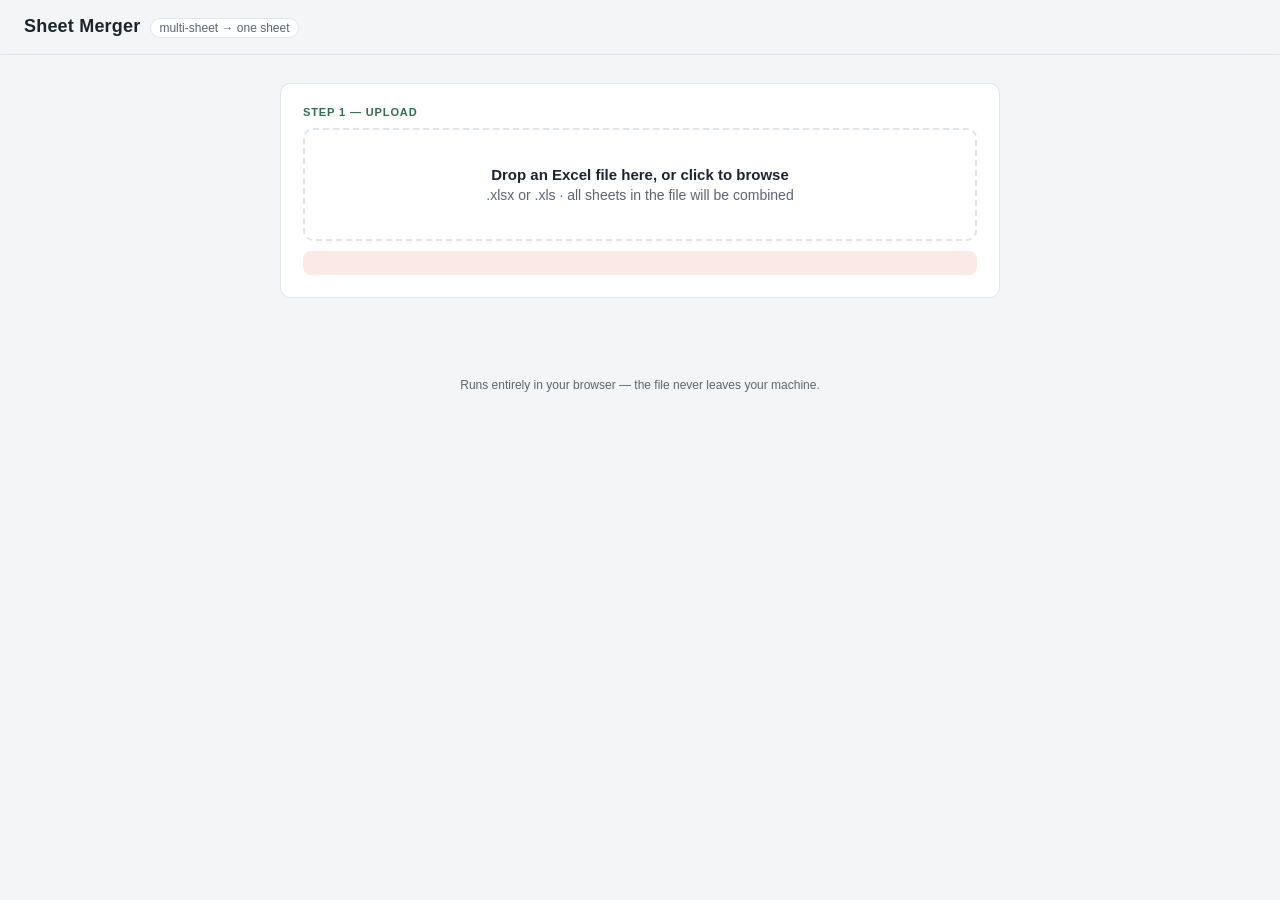
<file: merge-sheets.html>
<!DOCTYPE html>
<html lang="en">
<head>
<meta charset="UTF-8">
<meta name="viewport" content="width=device-width, initial-scale=1.0">
<title>Sheet Merger</title>
<script src="https://cdnjs.cloudflare.com/ajax/libs/jquery/3.7.1/jquery.min.js"></script>
<style>
  :root{
    --ink:#1b2430;
    --ink-soft:#5b6472;
    --paper:#f3f5f7;
    --card:#ffffff;
    --line:#dfe4ea;
    --accent:#2f6f4e;
    --accent-dark:#234f38;
    --accent-soft:#e3efe8;
    --warn:#b5442e;
    --warn-soft:#fbe9e5;
    --radius:10px;
    font-size:16px;
  }
  *{box-sizing:border-box;}
  body{
    margin:0;
    background:var(--paper);
    color:var(--ink);
    font-family:"Segoe UI",-apple-system,BlinkMacSystemFont,Roboto,Arial,sans-serif;
    min-height:100vh;
  }
  .topbar{
    position:sticky; top:0; z-index:10;
    backdrop-filter:blur(10px);
    background:rgba(243,245,247,0.85);
    border-bottom:1px solid var(--line);
    padding:16px 24px;
    display:flex; align-items:baseline; gap:10px;
  }
  .topbar h1{ font-size:18px; margin:0; letter-spacing:.2px; }
  .topbar span.tag{
    font-size:12px; color:var(--ink-soft); border:1px solid var(--line);
    padding:2px 8px; border-radius:99px; background:var(--card);
  }
  main{
    max-width:760px; margin:0 auto; padding:28px 20px 60px;
    display:flex; flex-direction:column; gap:18px;
  }
  .card{
    background:var(--card); border:1px solid var(--line); border-radius:var(--radius);
    padding:22px;
  }
  .step-label{
    font-size:11px; font-weight:700; letter-spacing:.08em; text-transform:uppercase;
    color:var(--accent); margin:0 0 10px;
  }
  #dropzone{
    border:2px dashed var(--line); border-radius:var(--radius);
    padding:36px 20px; text-align:center; cursor:pointer;
    transition:border-color .15s, background .15s;
  }
  #dropzone.hover, #dropzone:hover{ border-color:var(--accent); background:var(--accent-soft); }
  #dropzone p{ margin:0; color:var(--ink-soft); font-size:14px; }
  #dropzone p.main{ color:var(--ink); font-size:15px; font-weight:600; margin-bottom:4px; }
  #fileInput{ display:none; }

  .filerow{
    display:flex; align-items:center; justify-content:space-between;
    padding:10px 14px; background:var(--paper); border-radius:8px; border:1px solid var(--line);
  }
  .filerow .name{ font-weight:600; font-size:14px; }
  .filerow .meta{ font-size:12px; color:var(--ink-soft); }
  .filerow button{
    border:none; background:none; color:var(--warn); font-size:12px; cursor:pointer; font-weight:600;
  }

  table.sheets{ width:100%; border-collapse:collapse; margin-top:14px; font-size:13.5px; }
  table.sheets th, table.sheets td{ text-align:left; padding:8px 10px; border-bottom:1px solid var(--line); }
  table.sheets th{ color:var(--ink-soft); font-weight:600; font-size:12px; text-transform:uppercase; letter-spacing:.04em; }
  table.sheets tr:last-child td{ border-bottom:none; }

  .btn{
    display:inline-flex; align-items:center; gap:8px;
    background:var(--accent); color:#fff; border:none; border-radius:8px;
    padding:12px 20px; font-size:14px; font-weight:600; cursor:pointer;
    transition:background .15s;
  }
  .btn:hover:not(:disabled){ background:var(--accent-dark); }
  .btn:disabled{ background:#b9c0c8; cursor:not-allowed; }
  .btn.secondary{ background:var(--card); color:var(--accent-dark); border:1px solid var(--accent); }
  .btn.secondary:hover:not(:disabled){ background:var(--accent-soft); }

  .progress-wrap{ margin-top:14px; display:none; }
  .progress-track{ height:8px; background:var(--line); border-radius:99px; overflow:hidden; }
  .progress-fill{ height:100%; width:0%; background:var(--accent); transition:width .2s; }
  .progress-text{ font-size:12.5px; color:var(--ink-soft); margin-top:6px; }

  .result{ display:none; }
  .result .stat{
    display:flex; justify-content:space-between; padding:8px 0; border-bottom:1px solid var(--line); font-size:14px;
  }
  .result .stat:last-of-type{ border-bottom:none; }
  .result .stat b{ font-weight:700; }

  .msg{
    display:none; padding:12px 14px; border-radius:8px; font-size:13.5px; margin-top:10px;
  }
  .msg.error{ display:block; background:var(--warn-soft); color:var(--warn); }

  footer{ text-align:center; color:var(--ink-soft); font-size:12px; padding:20px; }
</style>
</head>
<body>

<div class="topbar">
  <h1>Sheet Merger</h1>
  <span class="tag">multi-sheet → one sheet</span>
</div>

<main>

  <div class="card">
    <p class="step-label">Step 1 — Upload</p>
    <div id="dropzone">
      <p class="main">Drop an Excel file here, or click to browse</p>
      <p>.xlsx or .xls · all sheets in the file will be combined</p>
    </div>
    <input type="file" id="fileInput" accept=".xlsx,.xls">
    <div id="fileRow" style="display:none; margin-top:12px;">
      <div class="filerow">
        <div>
          <div class="name" id="fileName"></div>
          <div class="meta" id="fileMeta"></div>
        </div>
        <button id="clearFile" type="button">Remove</button>
      </div>
    </div>
    <div class="msg error" id="uploadError"></div>
  </div>

  <div class="card" id="sheetsCard" style="display:none;">
    <p class="step-label">Step 2 — Sheets detected</p>
    <table class="sheets">
      <thead><tr><th>Sheet name</th><th>Rows</th><th>Columns</th></tr></thead>
      <tbody id="sheetsBody"></tbody>
    </table>
  </div>

  <div class="card" id="mergeCard" style="display:none;">
    <p class="step-label">Step 3 — Merge</p>
    <p style="margin:0 0 14px; font-size:13.5px; color:var(--ink-soft);">
      Every sheet gets stacked into one combined sheet. A <b>Source Sheet</b> column is added
      so you can tell rows apart afterward. Columns are matched by their actual position
      (A, B, C…) — if a sheet's data starts further right than another sheet's, it stays
      offset the same way in the merged result.
    </p>
    <button class="btn" id="mergeBtn">Merge sheets</button>

    <div class="progress-wrap" id="progressWrap">
      <div class="progress-track"><div class="progress-fill" id="progressFill"></div></div>
      <div class="progress-text" id="progressText">Working…</div>
    </div>

    <div class="msg error" id="mergeError"></div>

    <div class="result" id="result">
      <div class="stat"><span>Sheets merged</span><b id="resSheets"></b></div>
      <div class="stat"><span>Total rows</span><b id="resRows"></b></div>
      <div class="stat"><span>Total columns</span><b id="resCols"></b></div>
      <div style="margin-top:16px;">
        <button class="btn" id="downloadBtn">Download merged workbook</button>
        <button class="btn secondary" id="mergeAgainBtn">Merge another file</button>
      </div>
    </div>
  </div>

</main>

<footer>Runs entirely in your browser — the file never leaves your machine.</footer>

<script>
// ---- Web Worker source (built as a Blob so this stays a single file) ----
const workerSource = `
importScripts('https://cdnjs.cloudflare.com/ajax/libs/xlsx/0.18.5/xlsx.full.min.js');

self.onmessage = function(e) {
  try {
    const { buffer } = e.data;
    self.postMessage({ type: 'progress', text: 'Reading workbook…', pct: 10 });

    const workbook = XLSX.read(buffer, { type: 'array' });
    const sheetNames = workbook.SheetNames;

    // Build rows for a sheet by explicit column position, not by SheetJS's
    // auto-generated object keys. This avoids columns silently colliding or
    // shifting when a sheet has duplicate or blank cells — every row is
    // treated as data and aligned purely by raw column position (A, B, C…)
    // across all sheets.
    //
    // SheetJS's header:1 output is indexed relative to the sheet's used
    // range (e.g. if a sheet's data starts at column B, array index 0 is
    // column B, not A). That loses real column position when sheets start
    // at different columns, so we re-map every row to absolute column
    // position (A = 0) before doing anything else.
    function sheetToRows(ws) {
      const range = ws['!ref'] ? XLSX.utils.decode_range(ws['!ref']) : null;
      if (!range) return { headers: [], rows: [] };
      const totalCols = range.e.c + 1; // absolute width, counted from column A
      const relStartCol = range.s.c;
      const relAoa = XLSX.utils.sheet_to_json(ws, { header: 1, defval: '', raw: false });
      const aoa = relAoa.map(relRow => {
        const absRow = new Array(totalCols).fill('');
        relRow.forEach((v, i) => { absRow[relStartCol + i] = v; });
        return absRow;
      });
      if (!aoa.length) return { headers: [], rows: [] };

      const headers = [];
      for (let idx = 0; idx < totalCols; idx++) headers.push('Column ' + (idx + 1));

      const rows = aoa
        .filter(r => r.some(cell => String(cell).trim() !== ''))
        .map(r => {
          const obj = {};
          headers.forEach((h, idx) => { obj[h] = (r[idx] === undefined ? '' : r[idx]); });
          return obj;
        });

      return { headers, rows };
    }

    // First pass: collect union of headers, in order of first appearance
    const headerOrder = [];
    const headerSet = new Set();
    const perSheetRows = [];

    sheetNames.forEach((name, idx) => {
      const ws = workbook.Sheets[name];
      const { headers, rows } = sheetToRows(ws);
      perSheetRows.push(rows);
      headers.forEach(h => {
        if (!headerSet.has(h)) { headerSet.add(h); headerOrder.push(h); }
      });
      self.postMessage({
        type: 'progress',
        text: 'Scanned sheet "' + name + '" (' + (idx + 1) + '/' + sheetNames.length + ')',
        pct: 10 + Math.round(((idx + 1) / sheetNames.length) * 40)
      });
    });

    const finalHeaders = ['Source Sheet', ...headerOrder];

    // Second pass: build merged rows
    const mergedRows = [];
    sheetNames.forEach((name, idx) => {
      const rows = perSheetRows[idx];
      rows.forEach(row => {
        const out = { 'Source Sheet': name };
        headerOrder.forEach(h => { out[h] = (h in row) ? row[h] : ''; });
        mergedRows.push(out);
      });
      self.postMessage({
        type: 'progress',
        text: 'Merging sheet "' + name + '" (' + (idx + 1) + '/' + sheetNames.length + ')',
        pct: 50 + Math.round(((idx + 1) / sheetNames.length) * 35)
      });
    });

    self.postMessage({ type: 'progress', text: 'Building merged workbook…', pct: 90 });

    const outWs = XLSX.utils.json_to_sheet(mergedRows, { header: finalHeaders });
    const outWb = XLSX.utils.book_new();
    XLSX.utils.book_append_sheet(outWb, outWs, 'Merged');
    const outArray = XLSX.write(outWb, { bookType: 'xlsx', type: 'array' });

    self.postMessage({
      type: 'done',
      buffer: outArray,
      sheetsMerged: sheetNames.length,
      totalRows: mergedRows.length,
      totalCols: finalHeaders.length
    }, [outArray]);

  } catch (err) {
    self.postMessage({ type: 'error', message: err.message || String(err) });
  }
};
`;

let worker = null;
let currentFile = null;
let currentBuffer = null;
let mergedBlob = null;

function makeWorker() {
  const blob = new Blob([workerSource], { type: 'application/javascript' });
  return new Worker(URL.createObjectURL(blob));
}

// ---- Upload handling ----
$('#dropzone').on('click', () => $('#fileInput').trigger('click'));

$('#dropzone').on('dragover', function(e){
  e.preventDefault(); $(this).addClass('hover');
});
$('#dropzone').on('dragleave drop', function(e){
  e.preventDefault(); $(this).removeClass('hover');
});
$('#dropzone').on('drop', function(e){
  const f = e.originalEvent.dataTransfer.files[0];
  if (f) handleFile(f);
});

$('#fileInput').on('change', function(){
  const f = this.files[0];
  if (f) handleFile(f);
});

$('#clearFile').on('click', resetAll);
$('#mergeAgainBtn').on('click', resetAll);

function resetAll(){
  currentFile = null; currentBuffer = null; mergedBlob = null;
  $('#fileInput').val('');
  $('#fileRow').hide();
  $('#sheetsCard').hide();
  $('#mergeCard').hide();
  $('#result').hide();
  $('#uploadError').hide().text('');
  $('#mergeError').hide().text('');
  $('#progressWrap').hide();
  $('#mergeBtn').prop('disabled', false).text('Merge sheets');
}

function handleFile(file){
  $('#uploadError').hide().text('');
  const okExt = /\.(xlsx|xls)$/i.test(file.name);
  if (!okExt) {
    $('#uploadError').text("That file doesn't look like an .xlsx or .xls workbook.").show();
    return;
  }
  currentFile = file;
  $('#fileName').text(file.name);
  $('#fileMeta').text((file.size / 1024).toFixed(1) + ' KB');
  $('#fileRow').show();
  $('#result').hide();
  $('#mergeError').hide().text('');

  const reader = new FileReader();
  reader.onload = function(e){
    currentBuffer = e.target.result;
    previewSheets(currentBuffer.slice(0)); // slice: keep a copy, worker will consume the original later
  };
  reader.onerror = function(){
    $('#uploadError').text('Could not read that file. Try again.').show();
  };
  reader.readAsArrayBuffer(file);
}

// Quick client-side preview of sheet names/sizes before merging (lightweight, main thread is fine for this)
function previewSheets(buffer){
  $('#sheetsBody').empty();
  try {
    const wb = XLSX.read ? XLSX.read(buffer, { type: 'array' }) : null;
  } catch(e) { /* XLSX not loaded on main thread yet — fine, handled below */ }

  // Load SheetJS on the main thread only for this lightweight preview step
  if (typeof XLSX === 'undefined') {
    const script = document.createElement('script');
    script.src = 'https://cdnjs.cloudflare.com/ajax/libs/xlsx/0.18.5/xlsx.full.min.js';
    script.onload = () => renderPreview(buffer);
    script.onerror = () => {
      // Preview isn't essential — merge will still work via the worker
      $('#sheetsCard').hide();
      $('#mergeCard').show();
    };
    document.head.appendChild(script);
  } else {
    renderPreview(buffer);
  }
}

let lastPreviewBuffer = null;

function renderPreview(buffer){
  lastPreviewBuffer = buffer;
  $('#sheetsBody').empty();
  try {
    const wb = XLSX.read(buffer.slice(0), { type: 'array' });
    wb.SheetNames.forEach(name => {
      const ws = wb.Sheets[name];
      const range = ws['!ref'] ? XLSX.utils.decode_range(ws['!ref']) : null;
      const totalCols = range ? (range.e.c + 1) : 0;
      const aoa = XLSX.utils.sheet_to_json(ws, { header: 1, defval: '', raw: false });
      const dataRows = aoa.filter(r => r.some(cell => String(cell).trim() !== ''));
      $('#sheetsBody').append(
        `<tr><td>${escapeHtml(name)}</td><td>${dataRows.length}</td><td>${totalCols}</td></tr>`
      );
    });
    $('#sheetsCard').show();
    $('#mergeCard').show();
  } catch (e) {
    $('#uploadError').text('Could not parse that workbook: ' + e.message).show();
  }
}

function escapeHtml(s){
  return String(s).replace(/[&<>"']/g, c => ({'&':'&amp;','<':'&lt;','>':'&gt;','"':'&quot;',"'":'&#39;'}[c]));
}

// ---- Merge handling ----
$('#mergeBtn').on('click', function(){
  if (!currentBuffer) return;
  $('#mergeError').hide().text('');
  $('#result').hide();
  $('#mergeBtn').prop('disabled', true).text('Merging…');
  $('#progressWrap').show();
  $('#progressFill').css('width', '0%');
  $('#progressText').text('Starting…');

  if (worker) { worker.terminate(); }
  worker = makeWorker();

  worker.onmessage = function(e){
    const data = e.data;
    if (data.type === 'progress') {
      $('#progressFill').css('width', data.pct + '%');
      $('#progressText').text(data.text);
    } else if (data.type === 'done') {
      $('#progressFill').css('width', '100%');
      $('#progressText').text('Done.');
      mergedBlob = new Blob([data.buffer], { type: 'application/vnd.openxmlformats-officedocument.spreadsheetml.sheet' });
      $('#resSheets').text(data.sheetsMerged);
      $('#resRows').text(data.totalRows.toLocaleString());
      $('#resCols').text(data.totalCols);
      $('#result').show();
      $('#mergeBtn').prop('disabled', false).text('Merge sheets');
    } else if (data.type === 'error') {
      $('#mergeError').text('Merge failed: ' + data.message).show();
      $('#progressWrap').hide();
      $('#mergeBtn').prop('disabled', false).text('Merge sheets');
    }
  };

  worker.onerror = function(err){
    $('#mergeError').text('Merge failed: ' + err.message).show();
    $('#progressWrap').hide();
    $('#mergeBtn').prop('disabled', false).text('Merge sheets');
  };

  // Worker consumes the buffer (transferable) — send a fresh copy so the original stays untouched
  const copy = currentBuffer.slice(0);
  worker.postMessage({ buffer: copy }, [copy]);
});

$('#downloadBtn').on('click', function(){
  if (!mergedBlob || !currentFile) return;
  const base = currentFile.name.replace(/\.(xlsx|xls)$/i, '');
  const url = URL.createObjectURL(mergedBlob);
  const a = document.createElement('a');
  a.href = url;
  a.download = base + '-merged.xlsx';
  document.body.appendChild(a);
  a.click();
  document.body.removeChild(a);
  setTimeout(() => URL.revokeObjectURL(url), 2000);
});
</script>
</body>
</html>
</file>
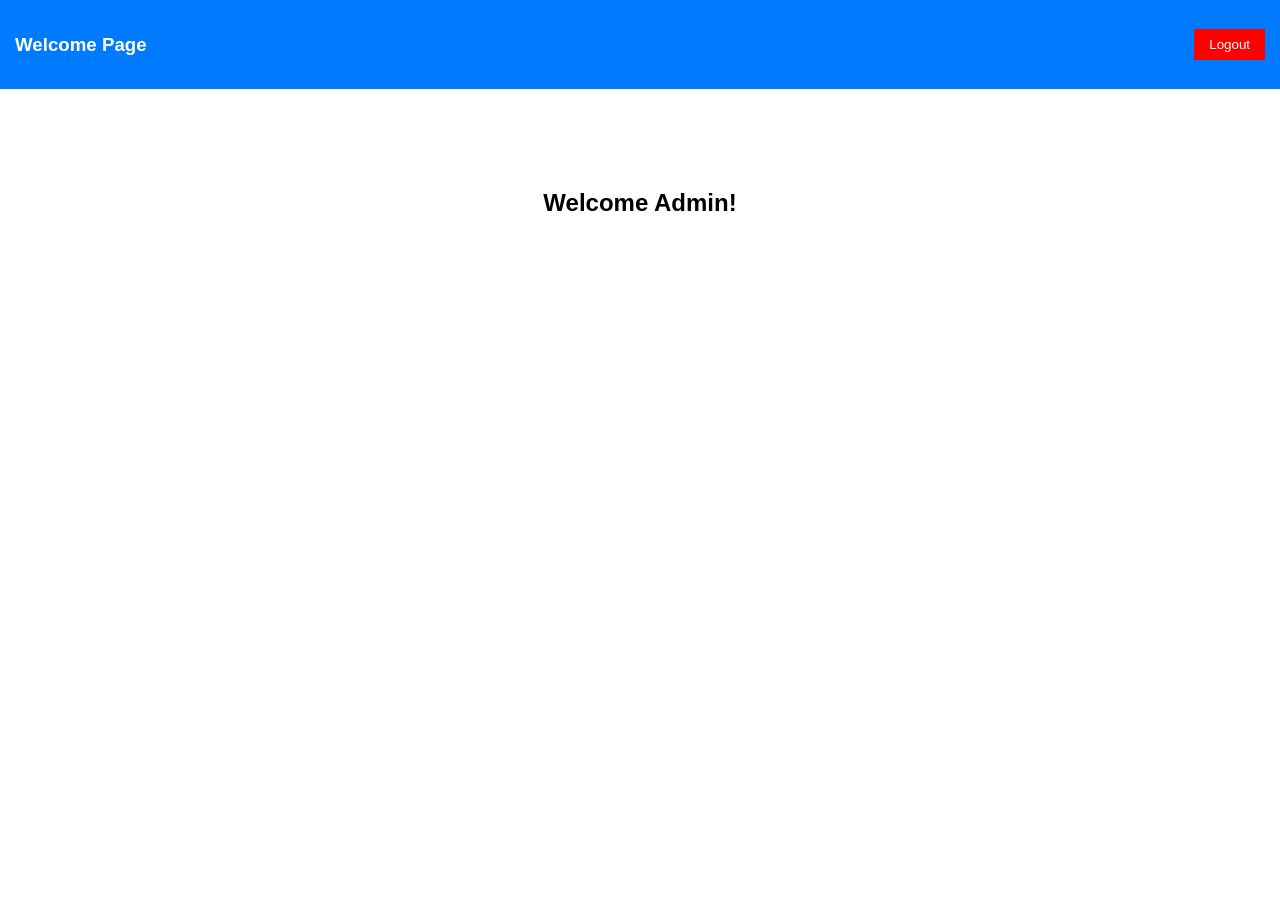
<file: welcome.html>
<!DOCTYPE html>
<html>
<head>
    <title>Welcome</title>
    <style>
        body{
            margin:0;
            font-family:Arial;
        }

        header{
            background:#007bff;
            color:white;
            padding:15px;
            display:flex;
            justify-content:space-between;
            align-items:center;
        }

        button{
            padding:8px 15px;
            background:red;
            color:white;
            border:none;
            cursor:pointer;
        }

        h2{
            text-align:center;
            margin-top:100px;
        }
    </style>
</head>
<body>

<header>
    <h3>Welcome Page</h3>
    <button onclick="logout()">Logout</button>
</header>

<h2>Welcome Admin!</h2>

<script>
function logout(){
    window.location.href = "index.html";
}
</script>

</body>
</html>
</file>
<file: style.css>
/* =====================================================
   BANTAM APPS — CUSTOM STYLESHEET
   Bootstrap 5.3 based SaaS/Admin dashboard theme
   ===================================================== */

/* ---------- Design Tokens ---------- */
:root {
  --font-main: 'IBM Plex Sans', sans-serif;
  --font-display: 'Space Grotesk', sans-serif;
  --font-mono: 'IBM Plex Mono', monospace;

  /* Teal — the one saturated brand/action color in the system */
  --primary: #0ea5b8;
  --primary-rgb: 14, 165, 184;
  --primary-strong: #0b7f8f;

  /* Steel — secondary, used sparingly for links/info states */
  --steel: #3c6e8f;
  --steel-rgb: 60, 110, 143;

  /* Amber stays reserved for favorites/warning states — a gold star reads
     as "favorited" by convention, independent of the brand accent */
  --success: #2f8f5b;
  --warning: #e2900a;
  --warning-rgb: 226, 144, 10;
  --warning-strong: #b8730a;
  --danger: #c1443c;

  --sidebar-bg: #101a1b;
  --sidebar-bg-light: #182727;
  --body-bg: #f1f4f3;
  --card-bg: #ffffff;
  --text-main: #16201f;
  --text-muted: #647070;
  --border-color: #dde5e3;

  --radius-sm: 8px;
  --radius-md: 12px;
  --radius-lg: 18px;

  --shadow-sm: 0 2px 8px rgba(22, 24, 29, 0.06);
  --shadow-md: 0 8px 24px rgba(22, 24, 29, 0.08);
  --shadow-lg: 0 16px 40px rgba(22, 24, 29, 0.14);

  --sidebar-width: 264px;
  --topbar-height: 68px;

  --transition: all .25s cubic-bezier(.4,0,.2,1);

  /* Pegboard signature texture */
  --peg-dot: rgba(14, 165, 184, .18);
}

/* Override Bootstrap's own variables so untouched .btn-primary /
   .text-primary / .bg-primary utilities inherit the accent too */
:root {
  --bs-primary: #0ea5b8;
  --bs-primary-rgb: 14, 165, 184;
}
.btn-primary {
  --bs-btn-bg: var(--primary);
  --bs-btn-border-color: var(--primary);
  --bs-btn-hover-bg: var(--primary-strong);
  --bs-btn-hover-border-color: var(--primary-strong);
  --bs-btn-active-bg: var(--primary-strong);
  --bs-btn-active-border-color: var(--primary-strong);
  --bs-btn-color: #0a1516;
  --bs-btn-hover-color: #fff;
  --bs-btn-active-color: #fff;
  border-radius: var(--radius-sm);
}
.btn-outline-secondary { border-radius: var(--radius-sm); }
.btn-outline-danger, .btn-outline-primary { border-radius: var(--radius-sm); }
.btn.rounded-pill { border-radius: var(--radius-sm) !important; }

/* ---------- Dark Mode Tokens ---------- */
html[data-theme="dark"] {
  --body-bg: #0d1414;
  --card-bg: #141d1d;
  --text-main: #eef2f1;
  --text-muted: #94a3a2;
  --border-color: #223030;
  --sidebar-bg: #0a1010;
  --sidebar-bg-light: #131e1e;
  --shadow-sm: 0 2px 8px rgba(0, 0, 0, 0.35);
  --shadow-md: 0 8px 24px rgba(0, 0, 0, 0.4);
  --shadow-lg: 0 16px 40px rgba(0, 0, 0, 0.5);
  --peg-dot: rgba(14, 165, 184, .3);
}

@media (prefers-reduced-motion: reduce) {
  *, *::before, *::after {
    animation-duration: 0.001ms !important;
    animation-iteration-count: 1 !important;
    transition-duration: 0.001ms !important;
    scroll-behavior: auto !important;
  }
}

/* ---------- Base ---------- */
* { box-sizing: border-box; }

html { scroll-behavior: smooth; }

body {
  font-family: var(--font-main);
  background-color: var(--body-bg);
  color: var(--text-main);
  transition: background-color .3s ease, color .3s ease;
  overflow-x: hidden;
}

h1, h2, h3, h4, h5, h6 { font-family: var(--font-display); font-weight: 600; letter-spacing: -0.01em; }

a { text-decoration: none; }

.text-muted-light { color: var(--text-muted) !important; }

.skip-link {
  position: absolute;
  left: -999px;
  top: 0;
  background: var(--primary);
  color: #fff;
  padding: .6rem 1rem;
  z-index: 2000;
  border-radius: 0 0 8px 0;
}
.skip-link:focus {
  left: 0;
  color: #fff;
}

:focus-visible {
  outline: 3px solid rgba(var(--primary-rgb), .5);
  outline-offset: 2px;
}

/* ---------- Page Loader ---------- */
.page-loader {
  position: fixed;
  inset: 0;
  background: var(--body-bg);
  z-index: 3000;
  display: flex;
  align-items: center;
  justify-content: center;
  transition: opacity .4s ease, visibility .4s ease;
}
.page-loader.loaded {
  opacity: 0;
  visibility: hidden;
  pointer-events: none;
}
.loader-ring {
  width: 54px;
  height: 54px;
  border-radius: 50%;
  border: 4px solid rgba(var(--primary-rgb), .15);
  border-top-color: var(--primary);
  animation: spin .8s linear infinite;
}
@keyframes spin { to { transform: rotate(360deg); } }

/* ---------- Topbar ---------- */
.topbar {
  height: var(--topbar-height);
  background: var(--card-bg);
  border-bottom: 1px solid var(--border-color);
  z-index: 1030;
  box-shadow: var(--shadow-sm);
}

.brand-logo {
  width: 40px;
  height: 40px;
  border-radius: var(--radius-sm);
  background: var(--sidebar-bg);
  color: var(--primary);
  border: 1px solid rgba(var(--primary-rgb), .35);
  display: flex;
  align-items: center;
  justify-content: center;
  font-size: 1.05rem;
  flex-shrink: 0;
}
.brand-text {
  font-family: var(--font-display);
  font-weight: 500;
  font-size: 1.08rem;
  color: var(--text-main);
  white-space: nowrap;
}
.brand-text strong { color: var(--primary); font-weight: 700; }

.btn-icon {
  width: 40px;
  height: 40px;
  border-radius: 50%;
  border: 1px solid var(--border-color);
  background: transparent;
  color: var(--text-main);
  display: inline-flex;
  align-items: center;
  justify-content: center;
  transition: var(--transition);
}
.btn-icon:hover {
  background: rgba(var(--primary-rgb), .1);
  color: var(--primary);
  transform: translateY(-2px);
}

.topbar-search {
  max-width: 480px;
}
.topbar-search .search-icon {
  position: absolute;
  left: 16px;
  top: 50%;
  transform: translateY(-50%);
  color: var(--text-muted);
  pointer-events: none;
}
.topbar-search input {
  padding-left: 42px;
  border-radius: var(--radius-sm);
  background: var(--body-bg);
  border: 1px solid var(--border-color);
  color: var(--text-main);
  height: 44px;
}
.topbar-search input:focus {
  box-shadow: 0 0 0 .2rem rgba(var(--primary-rgb), .15);
  border-color: var(--primary);
  background: var(--card-bg);
}

.search-suggestions {
  position: absolute;
  top: calc(100% + 8px);
  left: 0;
  right: 0;
  background: var(--card-bg);
  border-radius: var(--radius-sm);
  border: 1px solid var(--border-color);
  max-height: 320px;
  overflow-y: auto;
  z-index: 1050;
  display: none;
}
.search-suggestions.show { display: block; }
.search-suggestions .suggestion-item {
  display: flex;
  align-items: center;
  gap: .75rem;
  padding: .6rem 1rem;
  cursor: pointer;
  color: var(--text-main);
  transition: background .15s ease;
}
.search-suggestions .suggestion-item:hover,
.search-suggestions .suggestion-item.active {
  background: rgba(var(--primary-rgb), .08);
}
.search-suggestions .suggestion-item i { color: var(--primary); width: 18px; }
.search-suggestions .no-results { padding: .9rem 1rem; color: var(--text-muted); font-size: .9rem; }

.notif-dot {
  position: absolute;
  top: 8px;
  right: 8px;
  width: 8px;
  height: 8px;
  background: var(--danger);
  border-radius: 50%;
  border: 2px solid var(--card-bg);
}
.notif-menu { width: 300px; }

.profile-btn {
  width: auto;
  padding: 0 .5rem 0 .25rem;
  border-radius: 50px;
}
.avatar {
  width: 34px;
  height: 34px;
  border-radius: 50%;
  background: var(--sidebar-bg);
  border: 1px solid rgba(var(--primary-rgb), .4);
  color: var(--primary);
  font-family: var(--font-mono);
  font-weight: 600;
  font-size: .78rem;
  display: inline-flex;
  align-items: center;
  justify-content: center;
}

.dropdown-menu {
  border-radius: var(--radius-sm);
  border: 1px solid var(--border-color);
  box-shadow: var(--shadow-md);
  background: var(--card-bg);
  color: var(--text-main);
}
.dropdown-item { color: var(--text-main); border-radius: 8px; margin: 0 4px; width: calc(100% - 8px); }
.dropdown-item:hover, .dropdown-item:focus { background: rgba(var(--primary-rgb), .08); color: var(--text-main); }
.dropdown-header { color: var(--text-muted); }

/* ---------- App Shell / Layout ---------- */
.app-shell {
  display: flex;
  min-height: calc(100vh - var(--topbar-height));
}

/* ---------- Sidebar (dark) ---------- */
.sidebar {
  width: var(--sidebar-width);
  background: var(--sidebar-bg);
  color: #e9ecef;
  flex-shrink: 0;
  position: sticky;
  top: var(--topbar-height);
  height: calc(100vh - var(--topbar-height));
  display: flex;
  flex-direction: column;
  justify-content: space-between;
  transition: transform .3s cubic-bezier(.4,0,.2,1), width .3s ease;
  z-index: 1020;
}

.sidebar-nav { padding: 1.25rem .75rem; overflow-y: auto; }

.sidebar .nav-link {
  color: #adb5bd;
  border-radius: var(--radius-sm);
  padding: .7rem .9rem;
  margin-bottom: .3rem;
  display: flex;
  align-items: center;
  gap: .85rem;
  font-size: .92rem;
  font-weight: 500;
  transition: var(--transition);
  position: relative;
}
.sidebar .nav-link i { width: 20px; text-align: center; font-size: 1rem; }
.sidebar .nav-link:hover {
  background: var(--sidebar-bg-light);
  color: #fff;
  transform: translateX(3px);
}
.sidebar .nav-link.active {
  background: rgba(14, 165, 184, .2);
  color: #7dd3dc;
  box-shadow: inset 3px 0 0 var(--primary);
}
.sidebar-badge {
  margin-left: auto;
  background: rgba(255,255,255,.12);
  color: #e9ecef;
  font-weight: 500;
  font-size: .7rem;
}
.sidebar .nav-link.active .sidebar-badge { background: rgba(255,255,255,.25); color: #fff; }

.sidebar-footer { padding: 1rem .9rem 1.25rem; }
.storage-card {
  background:
    repeating-linear-gradient(0deg, var(--peg-dot) 0, var(--peg-dot) 1px, transparent 1px, transparent 14px),
    repeating-linear-gradient(90deg, var(--peg-dot) 0, var(--peg-dot) 1px, transparent 1px, transparent 14px),
    var(--sidebar-bg-light);
  border: 1px solid rgba(14, 165, 184, .28);
  border-radius: var(--radius-sm);
  padding: .85rem 1rem;
  display: flex;
  align-items: center;
  gap: .75rem;
  color: #e9ecef;
}
.storage-card i { font-size: 1.2rem; color: var(--primary); }
.tiny { font-size: .72rem; }

/* Mobile sidebar behaviour */
.sidebar-overlay {
  display: none;
  position: fixed;
  inset: 0;
  background: rgba(0,0,0,.5);
  z-index: 1015;
}
.sidebar-overlay.show { display: block; }

@media (max-width: 991.98px) {
  .sidebar {
    position: fixed;
    top: var(--topbar-height);
    left: 0;
    height: calc(100vh - var(--topbar-height));
    transform: translateX(-100%);
    box-shadow: var(--shadow-lg);
  }
  .sidebar.show { transform: translateX(0); }
}

/* ---------- Main Content ---------- */
.main-content {
  flex-grow: 1;
  min-width: 0;
  background: var(--body-bg);
}

.breadcrumb-item a { color: var(--text-muted); }
.breadcrumb-item a:hover { color: var(--primary); }
.breadcrumb-item.active { color: var(--text-main); }

/* ---------- Hero Section ---------- */
/* Signature motif: a fine blueprint grid on a deep panel, with a single
   teal accent bar — schematic/technical rather than decorative. */
.hero-card {
  background:
    repeating-linear-gradient(0deg, var(--peg-dot) 0, var(--peg-dot) 1px, transparent 1px, transparent 28px),
    repeating-linear-gradient(90deg, var(--peg-dot) 0, var(--peg-dot) 1px, transparent 1px, transparent 28px),
    linear-gradient(135deg, #101a1b 0%, #172424 100%);
  border-radius: var(--radius-lg);
  padding: 2.75rem 2.5rem;
  color: #fff;
  box-shadow: var(--shadow-lg);
  position: relative;
  overflow: hidden;
  border: 1px solid rgba(14, 165, 184, .18);
}
.hero-card::before {
  content: '';
  position: absolute;
  top: 0;
  left: 0;
  width: 4px;
  height: 100%;
  background: linear-gradient(180deg, var(--primary), transparent);
}
.hero-card::after {
  content: '';
  position: absolute;
  width: 260px;
  height: 260px;
  background: radial-gradient(circle, rgba(14,165,184,.2), transparent 70%);
  border-radius: 50%;
  top: -100px;
  right: -60px;
}
.hero-badge {
  background: rgba(14, 165, 184, .16);
  border: 1px solid rgba(14, 165, 184, .4);
  color: #7dd3dc;
  font-family: var(--font-mono);
  font-weight: 500;
  padding: .45rem .85rem;
  border-radius: var(--radius-sm);
  font-size: .76rem;
  letter-spacing: .02em;
}
.hero-title {
  font-family: var(--font-display);
  font-size: clamp(1.7rem, 4vw, 2.6rem);
  font-weight: 700;
  line-height: 1.15;
  margin-bottom: .65rem;
  position: relative;
}
.hero-subtitle {
  font-size: 1.02rem;
  color: #c3c7ce;
  opacity: 1;
  margin-bottom: 0;
  max-width: 42ch;
}
.hero-mini-stat {
  background: rgba(255,255,255,.05);
  border: 1px solid rgba(255,255,255,.08);
  border-radius: var(--radius-md);
  padding: 1rem;
  display: flex;
  align-items: center;
  gap: .85rem;
  height: 100%;
  transition: var(--transition);
}
.hero-mini-stat:hover { background: rgba(14,165,184,.16); border-color: rgba(14,165,184,.4); transform: translateY(-3px); }
.hero-mini-stat i { font-size: 1.3rem; color: var(--primary); }
.hero-mini-stat h3 { font-family: var(--font-mono); font-size: 1.35rem; font-weight: 600; margin: 0; }
.hero-mini-stat p { font-size: .76rem; margin: 0; color: #9aa0a8; }

.hero-card .btn.rounded-pill { border-radius: var(--radius-sm); }
.hero-card .btn-light {
  background: var(--primary);
  border-color: var(--primary);
  color: #0a1516;
}
.hero-card .btn-light:hover {
  background: var(--primary-strong);
  border-color: var(--primary-strong);
  color: #fff;
}
.hero-card .btn-outline-light {
  border-color: rgba(255,255,255,.3);
  color: #fff;
}
.hero-card .btn-outline-light:hover {
  background: rgba(255,255,255,.1);
  border-color: rgba(255,255,255,.5);
  color: #fff;
}

/* ---------- Stat Widgets ---------- */
.stat-widget {
  background: var(--card-bg);
  border-radius: var(--radius-md);
  padding: 1.25rem;
  display: flex;
  align-items: center;
  gap: 1rem;
  box-shadow: var(--shadow-sm);
  border: 1px solid var(--border-color);
  height: 100%;
  transition: var(--transition);
}
.stat-widget:hover { box-shadow: var(--shadow-md); transform: translateY(-4px); }
.stat-icon {
  width: 52px;
  height: 52px;
  border-radius: var(--radius-sm);
  display: flex;
  align-items: center;
  justify-content: center;
  font-size: 1.3rem;
  flex-shrink: 0;
}
.stat-widget h4 { font-size: 1.4rem; font-weight: 700; margin: 0; color: var(--text-main); }
.stat-widget p { font-size: .82rem; margin: 0; color: var(--text-muted); }

.bg-primary-soft { background: rgba(var(--primary-rgb), .12); }
.bg-success-soft { background: rgba(47,143,91,.12); }
.bg-warning-soft { background: rgba(var(--warning-rgb), .15); }
.bg-danger-soft { background: rgba(193,68,60,.12); }
.text-primary { color: var(--primary) !important; }
.text-success { color: var(--success) !important; }
.text-warning { color: var(--warning-strong) !important; }
.text-danger { color: var(--danger) !important; }

/* ---------- Panel Cards (Recent/Popular/Quick Access) ---------- */
.panel-card {
  background: var(--card-bg);
  border-radius: var(--radius-md);
  padding: 1.25rem 1.25rem 0.5rem;
  box-shadow: var(--shadow-sm);
  border: 1px solid var(--border-color);
}
.panel-card-header h5 {
  font-size: .98rem;
  font-weight: 600;
  color: var(--text-main);
  margin-bottom: .9rem;
}
.panel-list { max-height: 260px; overflow-y: auto; }
.panel-list-item {
  display: flex;
  align-items: center;
  gap: .75rem;
  padding: .6rem .5rem;
  border-radius: 10px;
  transition: var(--transition);
  cursor: pointer;
}
.panel-list-item:hover { background: rgba(var(--primary-rgb), .06); transform: translateX(3px); }
.panel-list-icon {
  width: 36px;
  height: 36px;
  border-radius: 10px;
  display: flex;
  align-items: center;
  justify-content: center;
  color: #fff;
  font-size: .9rem;
  flex-shrink: 0;
}
.panel-list-item .item-name { font-size: .87rem; font-weight: 500; color: var(--text-main); margin: 0; }
.panel-list-item .item-cat { font-size: .74rem; color: var(--text-muted); margin: 0; }
.panel-empty { color: var(--text-muted); font-size: .85rem; padding: 1rem .5rem; text-align: center; }

/* ---------- Filter Bar ---------- */
.filter-bar {
  background: var(--card-bg);
  border-radius: var(--radius-md);
  padding: 1rem;
  border: 1px solid var(--border-color);
  box-shadow: var(--shadow-sm);
}
.filter-bar .form-control,
.filter-bar .form-select {
  border-radius: var(--radius-sm);
  background: var(--body-bg);
  border: 1px solid var(--border-color);
  color: var(--text-main);
  height: 42px;
}
.filter-bar .form-control:focus,
.filter-bar .form-select:focus {
  box-shadow: 0 0 0 .2rem rgba(var(--primary-rgb), .15);
  border-color: var(--primary);
}
.filter-icon {
  position: absolute;
  left: 18px;
  top: 50%;
  transform: translateY(-50%);
  color: var(--text-muted);
}
.filter-bar #clearFiltersBtn { border-radius: 50px; height: 42px; }

/* ---------- Category Section Headings ---------- */
.category-section { margin-bottom: 2.25rem; scroll-margin-top: calc(var(--topbar-height) + 16px); }
.category-heading {
  display: flex;
  align-items: center;
  gap: .75rem;
  margin-bottom: 1rem;
}
.category-heading .cat-icon-badge {
  width: 42px;
  height: 42px;
  border-radius: var(--radius-sm);
  display: flex;
  align-items: center;
  justify-content: center;
  color: #fff;
  font-size: 1.05rem;
}
.category-heading h2 { font-size: 1.2rem; font-weight: 600; margin: 0; color: var(--text-main); }
.category-heading .count-badge {
  margin-left: .25rem;
  background: rgba(var(--primary-rgb), .1);
  color: var(--primary);
  font-weight: 500;
  font-size: .75rem;
}

/* ---------- Tool Cards ---------- */
.tool-col { display: flex; }
.tool-card {
  position: relative;
  background: var(--card-bg);
  border: 1px solid var(--border-color);
  border-radius: var(--radius-md);
  padding: 1.5rem 1.25rem 1.25rem;
  width: 100%;
  box-shadow: var(--shadow-sm);
  transition: transform .28s cubic-bezier(.4,0,.2,1), box-shadow .28s ease, border-color .28s ease;
  display: flex;
  flex-direction: column;
}
.tool-card:hover {
  transform: translateY(-6px);
  box-shadow: var(--shadow-lg);
  border-color: rgba(var(--primary-rgb), .3);
}
.tool-card:hover .tool-icon { transform: scale(1.08) rotate(-4deg); }

.fav-btn {
  position: absolute;
  top: 1.1rem;
  right: 1.1rem;
  background: none;
  border: none;
  font-size: 1.05rem;
  color: #adb5bd;
  transition: var(--transition);
  z-index: 2;
}
.fav-btn:hover { transform: scale(1.2); }
.fav-btn.active i { font-weight: 900; color: var(--warning); }
.fav-btn.active { color: var(--warning); }

.tool-icon {
  width: 54px;
  height: 54px;
  border-radius: var(--radius-sm);
  display: flex;
  align-items: center;
  justify-content: center;
  color: #fff;
  font-size: 1.4rem;
  margin-bottom: 1rem;
  transition: var(--transition);
  box-shadow: 0 6px 16px rgba(0,0,0,.12);
}

.category-badge {
  align-self: flex-start;
  font-family: var(--font-mono);
  font-size: .66rem;
  font-weight: 500;
  padding: .3rem .55rem;
  border-radius: 4px;
  margin-bottom: .6rem;
  background: rgba(var(--primary-rgb), .1);
  color: var(--primary-strong);
  letter-spacing: .01em;
}
html[data-theme="dark"] .category-badge { color: #7dd3dc; }

.tool-name { font-family: var(--font-display); font-size: 1.05rem; font-weight: 600; color: var(--text-main); margin-bottom: .35rem; }
.tool-desc { font-size: .82rem; color: var(--text-muted); margin-bottom: 1.1rem; flex-grow: 1; line-height: 1.5; }

.btn-open-tool {
  background: transparent;
  color: var(--text-main);
  border: 1px solid var(--border-color);
  border-radius: var(--radius-sm);
  font-size: .84rem;
  font-weight: 500;
  padding: .55rem 1rem;
  position: relative;
  overflow: hidden;
  transition: var(--transition);
}
.btn-open-tool:hover {
  background: var(--primary);
  color: #fff;
  border-color: var(--primary);
}

/* New tool indicator */
.new-tag {
  position: absolute;
  top: -8px;
  left: 1.1rem;
  background: var(--success);
  color: #fff;
  font-size: .62rem;
  font-weight: 600;
  padding: .18rem .55rem;
  border-radius: 50px;
  letter-spacing: .03em;
}

/* Gradient icon backgrounds per category — kept distinct for wayfinding,
   tuned to sit in the same muted/industrial family as the brand palette */
.grad-excel  { background: linear-gradient(135deg, #1f7a4d, #4fa876); }
.grad-pdf    { background: linear-gradient(135deg, #a83a32, #c96e5f); }
.grad-mail   { background: linear-gradient(135deg, #2f5f80, #5c8bab); }
.grad-college{ background: linear-gradient(135deg, #35468e, #6577c4); }
.grad-ai     { background: linear-gradient(135deg, #9c3868, #c26b96); }
.grad-utils  { background: linear-gradient(135deg, #b8730a, #e2900a); }

/* ---------- Button Ripple Effect ---------- */
.ripple {
  position: absolute;
  border-radius: 50%;
  transform: scale(0);
  animation: ripple-anim .6s linear;
  background: rgba(255,255,255,.55);
  pointer-events: none;
}
@keyframes ripple-anim {
  to { transform: scale(3.2); opacity: 0; }
}

/* ---------- Empty State ---------- */
.empty-state {
  text-align: center;
  padding: 4rem 1rem;
  color: var(--text-muted);
}
.empty-state i { font-size: 3rem; color: rgba(var(--primary-rgb), .35); margin-bottom: 1rem; }
.empty-state h4 { color: var(--text-main); margin-bottom: .5rem; }
.empty-state p { margin-bottom: 1.5rem; }

/* ---------- Footer ---------- */
.app-footer {
  background: var(--card-bg);
  border-top: 1px solid var(--border-color);
  padding: 2.5rem 0 1.5rem;
  margin-top: 1rem;
}
.footer-heading { font-size: .85rem; font-weight: 600; color: var(--text-main); margin-bottom: .9rem; }
.footer-links li { margin-bottom: .5rem; }
.footer-links a { color: var(--text-muted); font-size: .85rem; transition: var(--transition); }
.footer-links a:hover { color: var(--primary); padding-left: 3px; }
.footer-divider { border-color: var(--border-color); margin: 1.5rem 0 1rem; }

/* ---------- Back To Top ---------- */
.back-to-top {
  position: fixed;
  bottom: 24px;
  right: 24px;
  width: 46px;
  height: 46px;
  border-radius: 50%;
  background: var(--primary);
  color: #fff;
  border: none;
  box-shadow: var(--shadow-md);
  display: flex;
  align-items: center;
  justify-content: center;
  opacity: 0;
  visibility: hidden;
  transform: translateY(20px);
  transition: var(--transition);
  z-index: 1040;
}
.back-to-top.show { opacity: 1; visibility: visible; transform: translateY(0); }
.back-to-top:hover { background: var(--primary-strong); transform: translateY(-4px); }

/* ---------- Modal ---------- */
.modal-content {
  background: var(--card-bg);
  color: var(--text-main);
  border-radius: var(--radius-md);
  border: none;
  box-shadow: var(--shadow-lg);
}
.modal-tool-icon {
  width: 56px;
  height: 56px;
  border-radius: var(--radius-sm);
  background: linear-gradient(135deg, var(--primary-strong), var(--primary));
  color: #fff;
  display: flex;
  align-items: center;
  justify-content: center;
  font-size: 1.4rem;
}
.form-check-input:checked { background-color: var(--primary); border-color: var(--primary); }

/* ---------- Toasts ---------- */
.toast {
  border-radius: var(--radius-sm);
  border: 1px solid var(--border-color);
  box-shadow: var(--shadow-md);
}

/* ---------- Animations ---------- */
@keyframes fadeInUp {
  from { opacity: 0; transform: translateY(16px); }
  to { opacity: 1; transform: translateY(0); }
}
.fade-in-up {
  animation: fadeInUp .5s ease both;
  animation-delay: var(--delay, 0s);
}

/* ---------- Scrollbar (subtle, webkit) ---------- */
.sidebar-nav::-webkit-scrollbar,
.panel-list::-webkit-scrollbar,
.search-suggestions::-webkit-scrollbar { width: 6px; }
.sidebar-nav::-webkit-scrollbar-thumb { background: #3a3f45; border-radius: 10px; }
.panel-list::-webkit-scrollbar-thumb,
.search-suggestions::-webkit-scrollbar-thumb { background: var(--border-color); border-radius: 10px; }

/* ---------- Responsive Adjustments ---------- */
@media (max-width: 767.98px) {
  .hero-card { padding: 1.75rem 1.25rem; }
  .topbar-search { max-width: none; }
  .brand-text { font-size: .95rem; }
}
</file>
